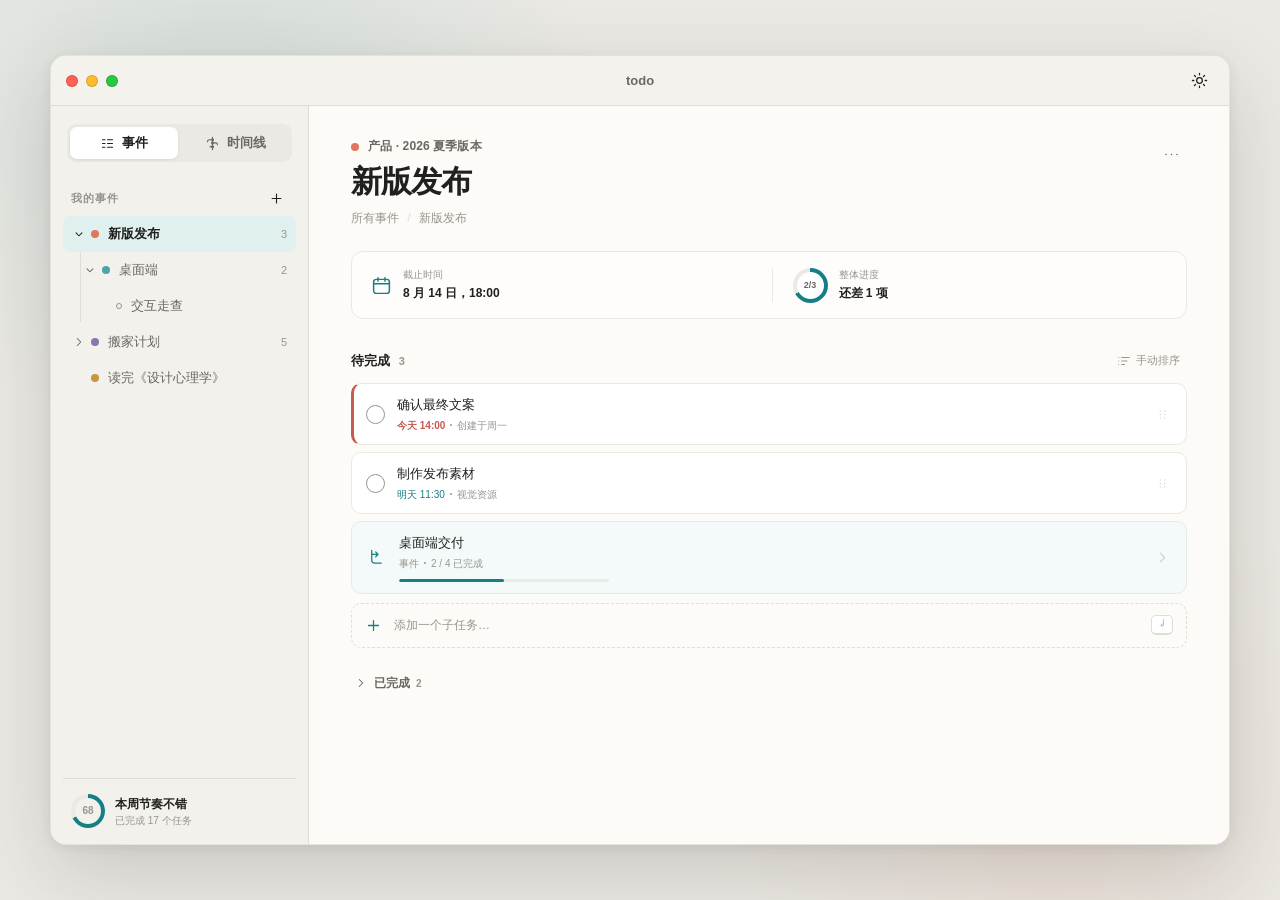
<file: prototype/index.html>
<!doctype html>
<html lang="zh-CN">
  <head>
    <meta charset="UTF-8" />
    <meta name="viewport" content="width=device-width, initial-scale=1.0" />
    <meta name="color-scheme" content="light dark" />
    <title>todo · Todo 原型</title>
    <link rel="stylesheet" href="styles.css" />
  </head>
  <body>
    <main class="stage">
      <section class="app-window" aria-label="todo 应用原型">
        <header class="titlebar">
          <div class="traffic-lights" aria-hidden="true">
            <span class="traffic red"></span>
            <span class="traffic yellow"></span>
            <span class="traffic green"></span>
          </div>
          <div class="window-title">todo</div>
          <button class="icon-button theme-toggle" type="button" aria-label="切换深浅色模式" title="切换主题">
            <svg class="sun-icon" viewBox="0 0 24 24" aria-hidden="true"><circle cx="12" cy="12" r="4"></circle><path d="M12 2v2M12 20v2M4.93 4.93l1.42 1.42M17.66 17.66l1.41 1.41M2 12h2M20 12h2M4.93 19.07l1.42-1.42M17.66 6.34l1.41-1.41"></path></svg>
            <svg class="moon-icon" viewBox="0 0 24 24" aria-hidden="true"><path d="M20.7 15.8A9 9 0 1 1 8.2 3.3a7 7 0 0 0 12.5 12.5Z"></path></svg>
          </button>
        </header>

        <div class="app-body">
          <aside class="sidebar">
            <nav class="view-switcher" aria-label="主视图">
              <button class="view-button active" type="button" data-view="events">
                <svg viewBox="0 0 24 24" aria-hidden="true"><path d="M4 6h4M4 12h4M4 18h4M12 6h8M12 12h8M12 18h8"></path></svg>
                <span>事件</span>
              </button>
              <button class="view-button" type="button" data-view="timeline">
                <svg viewBox="0 0 24 24" aria-hidden="true"><path d="M12 2v20M12 6H7a3 3 0 0 0-3 3v0M12 11h5a3 3 0 0 1 3 3v0M12 17H8"></path><circle cx="12" cy="6" r="1.5"></circle><circle cx="12" cy="11" r="1.5"></circle><circle cx="12" cy="17" r="1.5"></circle></svg>
                <span>时间线</span>
              </button>
            </nav>

            <div class="sidebar-section events-nav">
              <div class="section-label-row">
                <p class="section-label">我的事件</p>
                <button class="mini-button" type="button" aria-label="新建顶层事件" title="新建事件">
                  <svg viewBox="0 0 24 24" aria-hidden="true"><path d="M12 5v14M5 12h14"></path></svg>
                </button>
              </div>
              <div class="tree" role="tree" aria-label="事件树">
                <button class="tree-row active" type="button" role="treeitem" aria-selected="true">
                  <svg class="chevron expanded" viewBox="0 0 24 24" aria-hidden="true"><path d="m7 10 5 5 5-5"></path></svg>
                  <span class="event-dot coral"></span>
                  <span class="tree-name">新版发布</span>
                  <span class="count">3</span>
                </button>
                <div class="tree-children" role="group">
                  <button class="tree-row" type="button" role="treeitem">
                    <span class="tree-indent"></span>
                    <svg class="chevron expanded" viewBox="0 0 24 24" aria-hidden="true"><path d="m7 10 5 5 5-5"></path></svg>
                    <span class="event-dot cyan"></span>
                    <span class="tree-name">桌面端</span>
                    <span class="count">2</span>
                  </button>
                  <button class="tree-row depth-2" type="button" role="treeitem">
                    <span class="event-dot leaf"></span>
                    <span class="tree-name">交互走查</span>
                  </button>
                </div>
                <button class="tree-row" type="button" role="treeitem">
                  <svg class="chevron" viewBox="0 0 24 24" aria-hidden="true"><path d="m9 18 6-6-6-6"></path></svg>
                  <span class="event-dot violet"></span>
                  <span class="tree-name">搬家计划</span>
                  <span class="count">5</span>
                </button>
                <button class="tree-row" type="button" role="treeitem">
                  <span class="chevron-spacer"></span>
                  <span class="event-dot amber"></span>
                  <span class="tree-name">读完《设计心理学》</span>
                </button>
              </div>
            </div>

            <div class="sidebar-section timeline-nav hidden">
              <p class="section-label">时间范围</p>
              <div class="time-groups">
                <button class="time-group active" type="button"><span>今天</span><span class="count">4</span></button>
                <button class="time-group" type="button"><span>明天</span><span class="count">2</span></button>
                <button class="time-group" type="button"><span>本周</span><span class="count">7</span></button>
                <button class="time-group" type="button"><span>其他</span><span class="count">9</span></button>
              </div>
            </div>

            <footer class="sidebar-footer">
              <div class="completion-ring" style="--progress: 68" aria-label="本周完成 68%"><span>68</span></div>
              <div><strong>本周节奏不错</strong><span>已完成 17 个任务</span></div>
            </footer>
          </aside>

          <section class="content events-content">
            <header class="content-header">
              <div>
                <div class="eyebrow"><span class="event-dot coral"></span> 产品 · 2026 夏季版本</div>
                <div class="title-edit-row">
                  <h1 contenteditable="true" spellcheck="false" aria-label="事件标题">新版发布</h1>
                  <span class="edit-hint">点击编辑</span>
                </div>
                <p class="path">所有事件 <span>/</span> 新版发布</p>
              </div>
              <button class="more-button" type="button" aria-label="更多操作">
                <svg viewBox="0 0 24 24" aria-hidden="true"><circle cx="5" cy="12" r="1"></circle><circle cx="12" cy="12" r="1"></circle><circle cx="19" cy="12" r="1"></circle></svg>
              </button>
            </header>

            <div class="meta-strip">
              <button class="meta-item deadline-button" type="button">
                <svg viewBox="0 0 24 24" aria-hidden="true"><rect x="3" y="5" width="18" height="16" rx="3"></rect><path d="M8 3v4M16 3v4M3 10h18"></path></svg>
                <span><small>截止时间</small><strong>8 月 14 日，18:00</strong></span>
              </button>
              <div class="meta-divider"></div>
              <div class="meta-item progress-meta">
                <div class="progress-ring" style="--progress: 67"><span>2/3</span></div>
                <span><small>整体进度</small><strong>还差 1 项</strong></span>
              </div>
            </div>

            <div class="task-area">
              <div class="list-heading">
                <h2>待完成 <span>3</span></h2>
                <button class="sort-button" type="button" aria-label="调整排序">
                  <svg viewBox="0 0 24 24" aria-hidden="true"><path d="M8 6h13M8 12h9M8 18h5M3 6h.01M3 12h.01M3 18h.01"></path></svg>
                  手动排序
                </button>
              </div>

              <div class="task-list" role="list">
                <article class="task-card overdue" role="listitem">
                  <button class="check-button" type="button" aria-label="完成：确认最终文案"></button>
                  <div class="task-main">
                    <div class="task-title">确认最终文案</div>
                    <div class="task-meta"><span class="deadline overdue-text">今天 14:00</span><span>创建于周一</span></div>
                  </div>
                  <button class="drag-handle" type="button" aria-label="拖动排序"><svg viewBox="0 0 24 24" aria-hidden="true"><circle cx="9" cy="7" r="1"></circle><circle cx="15" cy="7" r="1"></circle><circle cx="9" cy="12" r="1"></circle><circle cx="15" cy="12" r="1"></circle><circle cx="9" cy="17" r="1"></circle><circle cx="15" cy="17" r="1"></circle></svg></button>
                </article>

                <article class="task-card" role="listitem">
                  <button class="check-button" type="button" aria-label="完成：制作发布素材"></button>
                  <div class="task-main">
                    <div class="task-title">制作发布素材</div>
                    <div class="task-meta"><span class="deadline">明天 11:30</span><span>视觉资源</span></div>
                  </div>
                  <button class="drag-handle" type="button" aria-label="拖动排序"><svg viewBox="0 0 24 24" aria-hidden="true"><circle cx="9" cy="7" r="1"></circle><circle cx="15" cy="7" r="1"></circle><circle cx="9" cy="12" r="1"></circle><circle cx="15" cy="12" r="1"></circle><circle cx="9" cy="17" r="1"></circle><circle cx="15" cy="17" r="1"></circle></svg></button>
                </article>

                <article class="task-card event-card" role="listitem">
                  <div class="branch-icon"><svg viewBox="0 0 24 24" aria-hidden="true"><path d="M6 3v12a4 4 0 0 0 4 4h8M6 8h8M11 5l3 3-3 3"></path></svg></div>
                  <div class="task-main">
                    <div class="task-title">桌面端交付</div>
                    <div class="task-meta"><span>事件</span><span>2 / 4 已完成</span></div>
                    <div class="linear-progress"><span style="width: 50%"></span></div>
                  </div>
                  <button class="open-child" type="button" aria-label="打开子事件"><svg viewBox="0 0 24 24" aria-hidden="true"><path d="m9 18 6-6-6-6"></path></svg></button>
                </article>
              </div>

              <form class="quick-add">
                <svg viewBox="0 0 24 24" aria-hidden="true"><path d="M12 5v14M5 12h14"></path></svg>
                <label class="sr-only" for="new-task">添加子任务</label>
                <input id="new-task" type="text" placeholder="添加一个子任务…" autocomplete="off" />
                <kbd>↵</kbd>
              </form>

              <button class="completed-toggle" type="button" aria-expanded="false">
                <svg class="chevron" viewBox="0 0 24 24" aria-hidden="true"><path d="m9 18 6-6-6-6"></path></svg>
                已完成 <span>2</span>
              </button>
              <div class="completed-list hidden">
                <article class="task-card completed"><button class="check-button checked" type="button" aria-label="恢复：明确首版范围"><svg viewBox="0 0 24 24" aria-hidden="true"><path d="m5 12 4 4L19 6"></path></svg></button><div class="task-main"><div class="task-title">明确首版范围</div><div class="task-meta"><span>昨天完成</span></div></div></article>
                <article class="task-card completed"><button class="check-button checked" type="button" aria-label="恢复：完成数据模型"><svg viewBox="0 0 24 24" aria-hidden="true"><path d="m5 12 4 4L19 6"></path></svg></button><div class="task-main"><div class="task-title">完成数据模型</div><div class="task-meta"><span>周二完成</span></div></div></article>
              </div>
            </div>
          </section>

          <section class="content timeline-content hidden">
            <header class="content-header timeline-header">
              <div><div class="eyebrow">2026 年 8 月 7 日 · 星期五</div><h1>今天</h1><p class="path">把注意力留给眼前的事</p></div>
              <label class="switch-label"><input type="checkbox" /><span class="switch"></span>显示已完成</label>
            </header>
            <div class="timeline-summary">
              <div><span class="summary-number">4</span><span>项待完成</span></div>
              <div class="day-progress"><span style="width: 42%"></span></div>
              <span>今日完成 3 / 7</span>
            </div>
            <div class="task-area timeline-area">
              <div class="list-heading alert-heading"><h2>已逾期 <span>1</span></h2><span>优先处理</span></div>
              <article class="task-card overdue"><button class="check-button" type="button" aria-label="完成：确认最终文案"></button><div class="task-main"><div class="task-title">确认最终文案</div><div class="task-meta"><span class="deadline overdue-text">已逾期 2 小时</span><span>新版发布</span></div></div></article>
              <div class="list-heading today-heading"><h2>今天 <span>3</span></h2><span>按截止时间排序</span></div>
              <article class="task-card"><button class="check-button" type="button" aria-label="完成：修复列表滚动问题"></button><div class="task-main"><div class="task-title">修复列表滚动问题</div><div class="task-meta"><span class="deadline">16:30</span><span>新版发布 / 桌面端</span></div></div></article>
              <article class="task-card event-card"><div class="branch-icon"><svg viewBox="0 0 24 24" aria-hidden="true"><path d="M6 3v12a4 4 0 0 0 4 4h8M6 8h8M11 5l3 3-3 3"></path></svg></div><div class="task-main"><div class="task-title">搬家计划</div><div class="task-meta"><span class="deadline">18:00</span><span>事件摘要 · 3 / 5 已完成</span></div><div class="linear-progress"><span style="width: 60%"></span></div></div><button class="open-child" type="button" aria-label="打开事件"><svg viewBox="0 0 24 24" aria-hidden="true"><path d="m9 18 6-6-6-6"></path></svg></button></article>
              <article class="task-card"><button class="check-button" type="button" aria-label="完成：整理测试反馈"></button><div class="task-main"><div class="task-title">整理测试反馈</div><div class="task-meta"><span class="deadline">20:00</span><span>新版发布 / 桌面端</span></div></div></article>
            </div>
          </section>
        </div>

        <div class="toast" role="status" aria-live="polite">任务已完成 <button type="button">撤销</button></div>
      </section>
    </main>
    <script src="app.js"></script>
  </body>
</html>
</file>
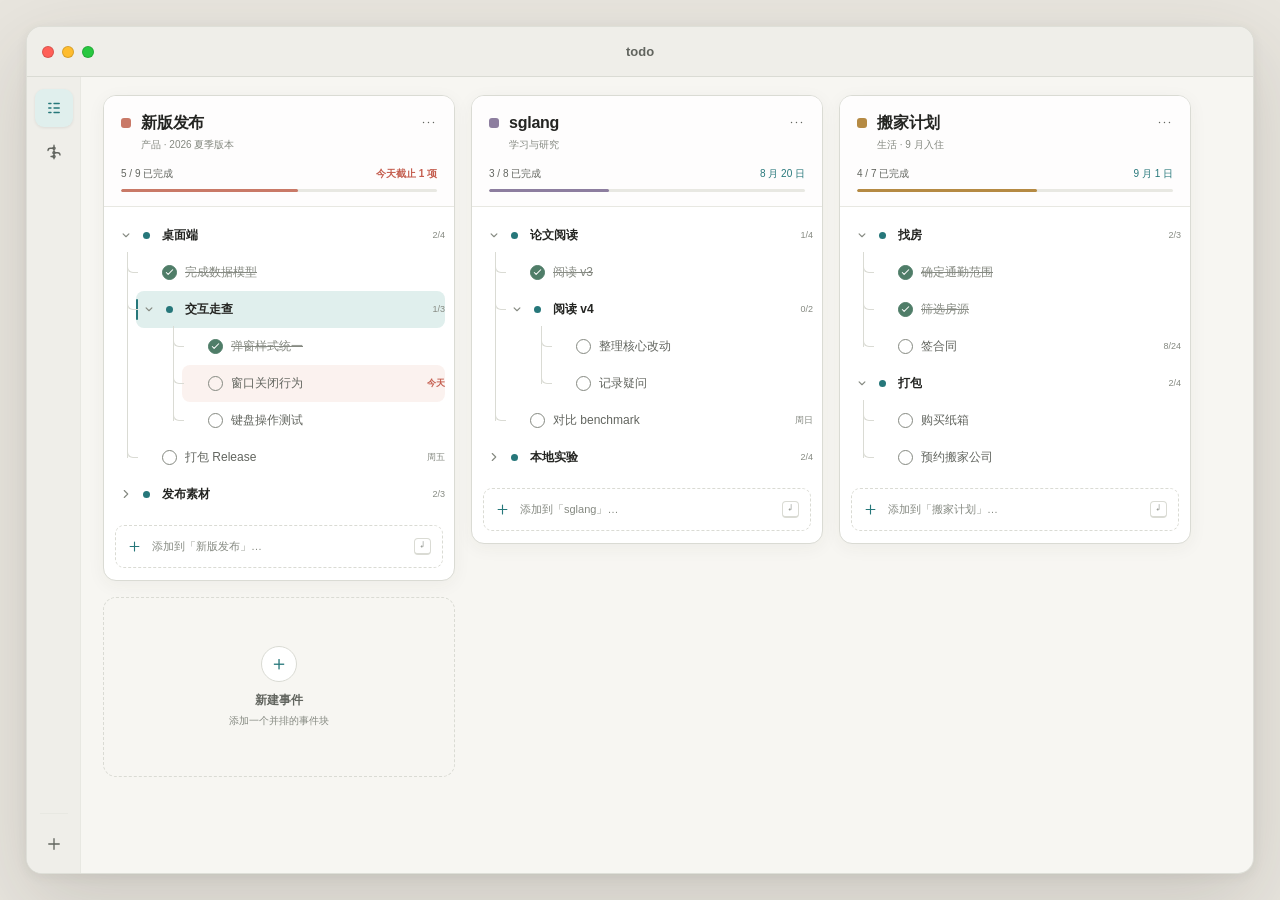
<file: prototype/boards.html>
<!doctype html>
<html lang="zh-CN">
  <head>
    <meta charset="UTF-8" />
    <meta name="viewport" content="width=device-width, initial-scale=1.0" />
    <meta name="color-scheme" content="light" />
    <title>todo · 多事件分块原型</title>
    <link rel="stylesheet" href="boards.css" />
  </head>
  <body>
    <main class="stage">
      <section class="app-window" aria-label="todo 多事件分块原型">
        <header class="titlebar">
          <div class="traffic-lights" aria-hidden="true">
            <span class="traffic red"></span><span class="traffic yellow"></span><span class="traffic green"></span>
          </div>
          <div class="window-title">todo</div>
          <span></span>
        </header>

        <aside class="app-rail" aria-label="应用导航">
          <div class="rail-primary">
            <button class="rail-button view-button active" type="button" data-view="events" aria-label="事件" title="事件（⌘1）"><svg viewBox="0 0 24 24" aria-hidden="true"><path d="M5 6h3M5 12h3M5 18h3M12 6h7M12 12h7M12 18h7"></path></svg></button>
            <button class="rail-button view-button" type="button" data-view="timeline" aria-label="时间线" title="时间线（⌘2）"><svg viewBox="0 0 24 24" aria-hidden="true"><path d="M12 3v18M12 7H7a3 3 0 0 0-3 3M12 13h5a3 3 0 0 1 3 3M12 18H8"></path><circle cx="12" cy="7" r="1.5"></circle><circle cx="12" cy="13" r="1.5"></circle><circle cx="12" cy="18" r="1.5"></circle></svg></button>
          </div>
          <div class="rail-secondary">
            <button class="rail-button new-event-button" type="button" aria-label="新建事件" title="新建事件"><svg viewBox="0 0 24 24" aria-hidden="true"><path d="M12 5v14M5 12h14"></path></svg></button>
          </div>
        </aside>

        <div class="board-viewport view-panel events-panel">
          <div class="board-grid">
            <article class="event-board coral-board">
              <header class="board-header">
                <div class="board-title-row">
                  <span class="board-mark coral"></span>
                  <div class="board-heading"><h2>新版发布</h2><p>产品 · 2026 夏季版本</p></div>
                  <button class="board-menu" type="button" aria-label="新版发布更多操作"><svg viewBox="0 0 24 24" aria-hidden="true"><circle cx="5" cy="12" r="1"></circle><circle cx="12" cy="12" r="1"></circle><circle cx="19" cy="12" r="1"></circle></svg></button>
                </div>
                <div class="board-summary">
                  <span>5 / 9 已完成</span><span class="deadline overdue">今天截止 1 项</span>
                </div>
                <div class="progress"><span style="width: 56%"></span></div>
              </header>

              <div class="tree" role="tree" aria-label="新版发布任务树">
                <div class="node branch open" data-level="0">
                  <button class="disclosure" type="button" aria-label="折叠桌面端" aria-expanded="true"><svg viewBox="0 0 24 24"><path d="m7 10 5 5 5-5"></path></svg></button>
                  <button class="node-main" type="button"><span class="status branch-status"></span><span class="node-title">桌面端</span><span class="node-count">2/4</span></button>
                  <div class="node-actions"><button type="button" aria-label="添加子任务" title="添加子任务">＋</button><button type="button" aria-label="更多操作">···</button></div>
                </div>
                <div class="children">
                  <div class="node leaf completed" data-level="1"><span class="elbow"></span><span class="disclosure-space"></span><button class="node-main" type="button"><span class="status checked"><svg viewBox="0 0 24 24"><path d="m5 12 4 4L19 6"></path></svg></span><span class="node-title">完成数据模型</span></button><div class="node-actions"><button type="button">···</button></div></div>
                  <div class="node branch open selected" data-level="1">
                    <span class="elbow"></span><button class="disclosure" type="button" aria-label="折叠交互走查" aria-expanded="true"><svg viewBox="0 0 24 24"><path d="m7 10 5 5 5-5"></path></svg></button>
                    <button class="node-main" type="button"><span class="status branch-status"></span><span class="node-title">交互走查</span><span class="node-count">1/3</span></button><div class="node-actions"><button type="button">＋</button><button type="button">···</button></div>
                  </div>
                  <div class="children nested">
                    <div class="node leaf completed" data-level="2"><span class="elbow"></span><span class="disclosure-space"></span><button class="node-main" type="button"><span class="status checked"><svg viewBox="0 0 24 24"><path d="m5 12 4 4L19 6"></path></svg></span><span class="node-title">弹窗样式统一</span></button><div class="node-actions"><button type="button">···</button></div></div>
                    <div class="node leaf overdue-node" data-level="2"><span class="elbow"></span><span class="disclosure-space"></span><button class="node-main" type="button"><span class="status"></span><span class="node-title">窗口关闭行为</span><time>今天</time></button><div class="node-actions"><button type="button">···</button></div></div>
                    <div class="node leaf" data-level="2"><span class="elbow"></span><span class="disclosure-space"></span><button class="node-main" type="button"><span class="status"></span><span class="node-title">键盘操作测试</span></button><div class="node-actions"><button type="button">···</button></div></div>
                  </div>
                  <div class="node leaf" data-level="1"><span class="elbow"></span><span class="disclosure-space"></span><button class="node-main" type="button"><span class="status"></span><span class="node-title">打包 Release</span><time>周五</time></button><div class="node-actions"><button type="button">···</button></div></div>
                </div>
                <div class="node branch" data-level="0"><button class="disclosure" type="button" aria-label="展开发布素材" aria-expanded="false"><svg viewBox="0 0 24 24"><path d="m9 18 6-6-6-6"></path></svg></button><button class="node-main" type="button"><span class="status branch-status"></span><span class="node-title">发布素材</span><span class="node-count">2/3</span></button><div class="node-actions"><button type="button">＋</button><button type="button">···</button></div></div>
              </div>
              <form class="quick-add"><svg viewBox="0 0 24 24"><path d="M12 5v14M5 12h14"></path></svg><label class="sr-only" for="add-release">添加到新版发布</label><input id="add-release" placeholder="添加到「新版发布」…" /><kbd>↵</kbd></form>
            </article>

            <article class="event-board violet-board">
              <header class="board-header">
                <div class="board-title-row"><span class="board-mark violet"></span><div class="board-heading"><h2>sglang</h2><p>学习与研究</p></div><button class="board-menu" type="button" aria-label="sglang 更多操作"><svg viewBox="0 0 24 24"><circle cx="5" cy="12" r="1"></circle><circle cx="12" cy="12" r="1"></circle><circle cx="19" cy="12" r="1"></circle></svg></button></div>
                <div class="board-summary"><span>3 / 8 已完成</span><span class="deadline">8 月 20 日</span></div><div class="progress"><span style="width: 38%"></span></div>
              </header>
              <div class="tree" role="tree" aria-label="sglang 任务树">
                <div class="node branch open" data-level="0"><button class="disclosure" type="button" aria-expanded="true"><svg viewBox="0 0 24 24"><path d="m7 10 5 5 5-5"></path></svg></button><button class="node-main" type="button"><span class="status branch-status"></span><span class="node-title">论文阅读</span><span class="node-count">1/4</span></button><div class="node-actions"><button type="button">＋</button><button type="button">···</button></div></div>
                <div class="children">
                  <div class="node leaf completed" data-level="1"><span class="elbow"></span><span class="disclosure-space"></span><button class="node-main" type="button"><span class="status checked"><svg viewBox="0 0 24 24"><path d="m5 12 4 4L19 6"></path></svg></span><span class="node-title">阅读 v3</span></button><div class="node-actions"><button type="button">···</button></div></div>
                  <div class="node branch open" data-level="1"><span class="elbow"></span><button class="disclosure" type="button" aria-expanded="true"><svg viewBox="0 0 24 24"><path d="m7 10 5 5 5-5"></path></svg></button><button class="node-main" type="button"><span class="status branch-status"></span><span class="node-title">阅读 v4</span><span class="node-count">0/2</span></button><div class="node-actions"><button type="button">＋</button><button type="button">···</button></div></div>
                  <div class="children nested">
                    <div class="node leaf" data-level="2"><span class="elbow"></span><span class="disclosure-space"></span><button class="node-main" type="button"><span class="status"></span><span class="node-title">整理核心改动</span></button><div class="node-actions"><button type="button">···</button></div></div>
                    <div class="node leaf" data-level="2"><span class="elbow"></span><span class="disclosure-space"></span><button class="node-main" type="button"><span class="status"></span><span class="node-title">记录疑问</span></button><div class="node-actions"><button type="button">···</button></div></div>
                  </div>
                  <div class="node leaf" data-level="1"><span class="elbow"></span><span class="disclosure-space"></span><button class="node-main" type="button"><span class="status"></span><span class="node-title">对比 benchmark</span><time>周日</time></button><div class="node-actions"><button type="button">···</button></div></div>
                </div>
                <div class="node branch" data-level="0"><button class="disclosure" type="button" aria-expanded="false"><svg viewBox="0 0 24 24"><path d="m9 18 6-6-6-6"></path></svg></button><button class="node-main" type="button"><span class="status branch-status"></span><span class="node-title">本地实验</span><span class="node-count">2/4</span></button><div class="node-actions"><button type="button">＋</button><button type="button">···</button></div></div>
              </div>
              <form class="quick-add"><svg viewBox="0 0 24 24"><path d="M12 5v14M5 12h14"></path></svg><label class="sr-only" for="add-sglang">添加到 sglang</label><input id="add-sglang" placeholder="添加到「sglang」…" /><kbd>↵</kbd></form>
            </article>

            <article class="event-board amber-board">
              <header class="board-header"><div class="board-title-row"><span class="board-mark amber"></span><div class="board-heading"><h2>搬家计划</h2><p>生活 · 9 月入住</p></div><button class="board-menu" type="button" aria-label="搬家计划更多操作"><svg viewBox="0 0 24 24"><circle cx="5" cy="12" r="1"></circle><circle cx="12" cy="12" r="1"></circle><circle cx="19" cy="12" r="1"></circle></svg></button></div><div class="board-summary"><span>4 / 7 已完成</span><span class="deadline">9 月 1 日</span></div><div class="progress"><span style="width: 57%"></span></div></header>
              <div class="tree" role="tree" aria-label="搬家计划任务树">
                <div class="node branch open" data-level="0"><button class="disclosure" type="button" aria-expanded="true"><svg viewBox="0 0 24 24"><path d="m7 10 5 5 5-5"></path></svg></button><button class="node-main" type="button"><span class="status branch-status"></span><span class="node-title">找房</span><span class="node-count">2/3</span></button><div class="node-actions"><button type="button">＋</button><button type="button">···</button></div></div>
                <div class="children">
                  <div class="node leaf completed" data-level="1"><span class="elbow"></span><span class="disclosure-space"></span><button class="node-main" type="button"><span class="status checked"><svg viewBox="0 0 24 24"><path d="m5 12 4 4L19 6"></path></svg></span><span class="node-title">确定通勤范围</span></button><div class="node-actions"><button type="button">···</button></div></div>
                  <div class="node leaf completed" data-level="1"><span class="elbow"></span><span class="disclosure-space"></span><button class="node-main" type="button"><span class="status checked"><svg viewBox="0 0 24 24"><path d="m5 12 4 4L19 6"></path></svg></span><span class="node-title">筛选房源</span></button><div class="node-actions"><button type="button">···</button></div></div>
                  <div class="node leaf" data-level="1"><span class="elbow"></span><span class="disclosure-space"></span><button class="node-main" type="button"><span class="status"></span><span class="node-title">签合同</span><time>8/24</time></button><div class="node-actions"><button type="button">···</button></div></div>
                </div>
                <div class="node branch open" data-level="0"><button class="disclosure" type="button" aria-expanded="true"><svg viewBox="0 0 24 24"><path d="m7 10 5 5 5-5"></path></svg></button><button class="node-main" type="button"><span class="status branch-status"></span><span class="node-title">打包</span><span class="node-count">2/4</span></button><div class="node-actions"><button type="button">＋</button><button type="button">···</button></div></div>
                <div class="children"><div class="node leaf" data-level="1"><span class="elbow"></span><span class="disclosure-space"></span><button class="node-main" type="button"><span class="status"></span><span class="node-title">购买纸箱</span></button><div class="node-actions"><button type="button">···</button></div></div><div class="node leaf" data-level="1"><span class="elbow"></span><span class="disclosure-space"></span><button class="node-main" type="button"><span class="status"></span><span class="node-title">预约搬家公司</span></button><div class="node-actions"><button type="button">···</button></div></div></div>
              </div>
              <form class="quick-add"><svg viewBox="0 0 24 24"><path d="M12 5v14M5 12h14"></path></svg><label class="sr-only" for="add-move">添加到搬家计划</label><input id="add-move" placeholder="添加到「搬家计划」…" /><kbd>↵</kbd></form>
            </article>

            <button class="new-board" type="button"><span>＋</span><strong>新建事件</strong><small>添加一个并排的事件块</small></button>
          </div>
        </div>
        <div class="timeline-viewport view-panel timeline-panel hidden">
          <div class="timeline-layout">
            <section class="timeline-feed">
              <nav class="timeline-navigator" aria-label="选择日期">
                <div class="calendar-toolbar">
                  <div class="calendar-period"><strong>2026 年 8 月</strong><span>第 33 周</span></div>
                  <div class="calendar-actions">
                    <button class="calendar-arrow" type="button" aria-label="上一周" title="上一周"><svg viewBox="0 0 24 24" aria-hidden="true"><path d="m15 18-6-6 6-6"></path></svg></button>
                    <button class="today-button" type="button">回到今天</button>
                    <button class="calendar-arrow" type="button" aria-label="下一周" title="下一周"><svg viewBox="0 0 24 24" aria-hidden="true"><path d="m9 18 6-6-6-6"></path></svg></button>
                  </div>
                </div>
                <div class="date-strip" role="tablist" aria-label="本周日期">
                  <button class="date-option active" type="button" role="tab" aria-selected="true" data-date-title="8 月 13 日 · 星期四"><span>今天</span><strong>13</strong><small>4 项</small></button>
                  <button class="date-option" type="button" role="tab" aria-selected="false" data-date-title="8 月 14 日 · 星期五"><span>明天</span><strong>14</strong><small>2 项</small></button>
                  <button class="date-option" type="button" role="tab" aria-selected="false" data-date-title="8 月 15 日 · 星期六"><span>周六</span><strong>15</strong><small>1 项</small></button>
                  <button class="date-option" type="button" role="tab" aria-selected="false" data-date-title="8 月 16 日 · 星期日"><span>周日</span><strong>16</strong><small>无任务</small></button>
                  <button class="date-option" type="button" role="tab" aria-selected="false" data-date-title="8 月 17 日 · 星期一"><span>周一</span><strong>17</strong><small>3 项</small></button>
                  <button class="date-option" type="button" role="tab" aria-selected="false" data-date-title="8 月 18 日 · 星期二"><span>周二</span><strong>18</strong><small>1 项</small></button>
                  <button class="date-option date-more" type="button" role="tab" aria-selected="false" data-date-title="更晚的任务"><span>更晚</span><strong><svg viewBox="0 0 24 24" aria-hidden="true"><rect x="3" y="5" width="18" height="16" rx="2"></rect><path d="M16 3v4M8 3v4M3 10h18"></path></svg></strong><small>9 项</small></button>
                </div>
              </nav>
              <div class="timeline-view-options"><span>8 月 13 日 · 星期四</span><label class="completed-filter"><input type="checkbox" /><span></span>显示已完成</label></div>
              <div class="day-summary"><div><strong>4</strong><span>项待完成</span></div><div class="day-progress"><span style="width:43%"></span></div><small>今日完成 3 / 7</small></div>
              <section class="timeline-group overdue-group">
                <header><h2>已逾期 <span>1</span></h2><small>优先处理</small></header>
                <article class="timeline-task overdue-task"><button class="timeline-check" type="button" aria-label="完成确认最终文案"></button><div><strong>确认最终文案</strong><p><span>已逾期 2 小时</span>新版发布</p></div><button class="task-open" type="button" aria-label="打开任务"><svg viewBox="0 0 24 24"><path d="m9 18 6-6-6-6"></path></svg></button></article>
              </section>
              <section class="timeline-group">
                <header><h2>今天 <span>3</span></h2><small>按截止时间排序</small></header>
                <article class="timeline-task"><time>16:30</time><button class="timeline-check" type="button" aria-label="完成窗口关闭行为"></button><div><strong>窗口关闭行为</strong><p>新版发布 / 桌面端 / 交互走查</p></div><button class="task-open" type="button" aria-label="打开任务"><svg viewBox="0 0 24 24"><path d="m9 18 6-6-6-6"></path></svg></button></article>
                <article class="timeline-task"><time>18:00</time><button class="timeline-check" type="button" aria-label="完成签合同"></button><div><strong>签合同</strong><p>搬家计划 / 找房</p></div><button class="task-open" type="button" aria-label="打开任务"><svg viewBox="0 0 24 24"><path d="m9 18 6-6-6-6"></path></svg></button></article>
                <article class="timeline-task"><time>20:00</time><button class="timeline-check" type="button" aria-label="完成整理核心改动"></button><div><strong>整理核心改动</strong><p>sglang / 论文阅读 / 阅读 v4</p></div><button class="task-open" type="button" aria-label="打开任务"><svg viewBox="0 0 24 24"><path d="m9 18 6-6-6-6"></path></svg></button></article>
              </section>
              <section class="timeline-group completed-time-group hidden">
                <header><h2>已完成 <span>3</span></h2><small>保留在时间顺序中</small></header>
                <article class="timeline-task completed"><time>10:20</time><button class="timeline-check checked" type="button"><svg viewBox="0 0 24 24"><path d="m5 12 4 4L19 6"></path></svg></button><div><strong>完成数据模型</strong><p>新版发布 / 桌面端</p></div></article>
              </section>
            </section>
          </div>
        </div>
        <div class="toast" role="status" aria-live="polite">已添加任务</div>
      </section>
    </main>
    <script src="boards.js"></script>
  </body>
</html>
</file>
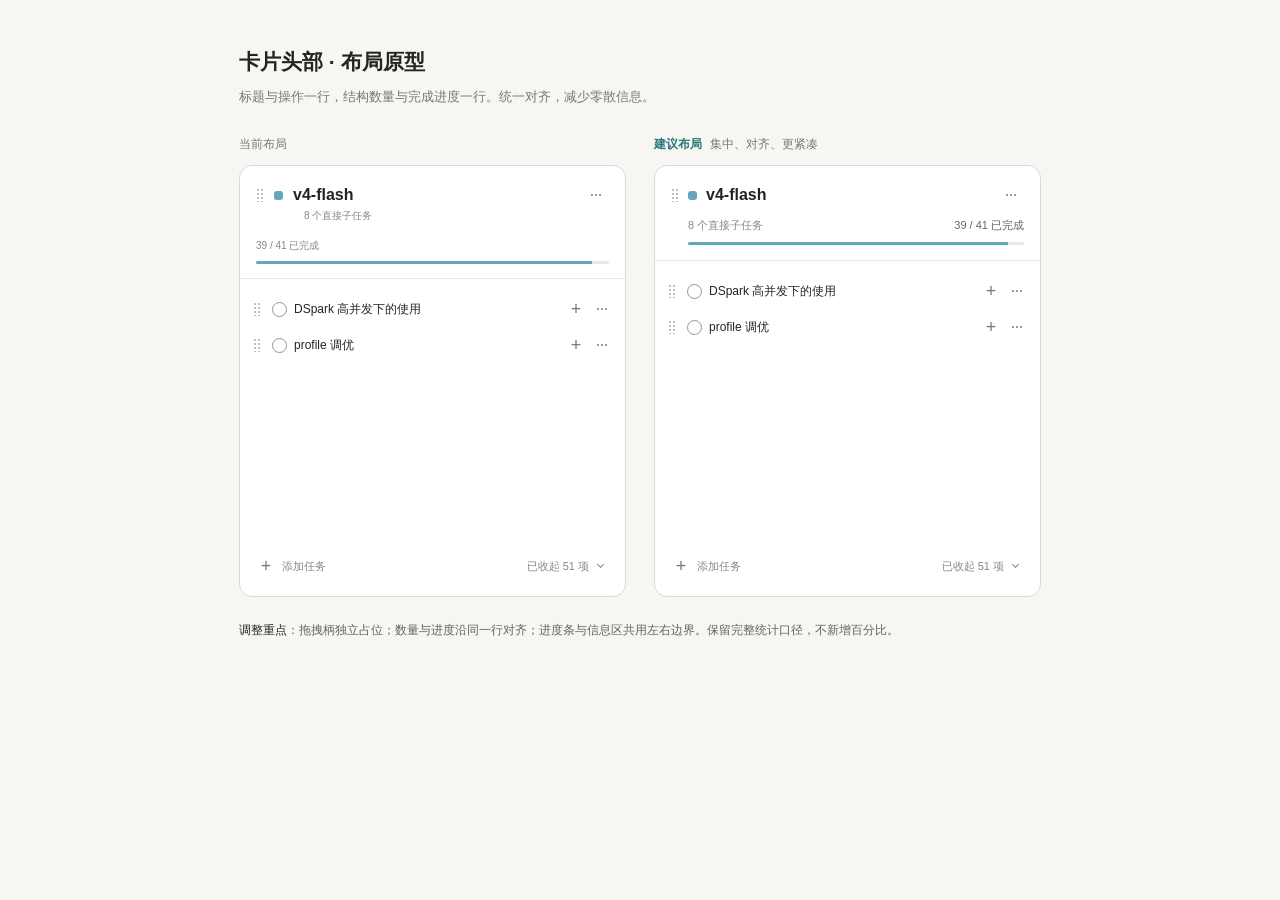
<file: prototype/event-card-header-prototype.html>
<!doctype html>
<html lang="zh-CN">
<head>
<meta charset="utf-8">
<meta name="viewport" content="width=device-width, initial-scale=1">
<title>事件卡片头部原型</title>
<!-- Throwaway prototype: one proposed header, with the existing layout for comparison. No app data is modified. -->
<style>
*{box-sizing:border-box}body{margin:0;background:#f7f6f2;color:#242522;font-family:-apple-system,BlinkMacSystemFont,"PingFang SC",sans-serif;font-size:13px}main{max-width:850px;margin:48px auto;padding:0 24px}h1{font-size:21px;margin:0 0 10px;font-weight:650}p{color:#777a72;line-height:1.7;margin:0 0 28px}.comparison{display:grid;grid-template-columns:1fr 1fr;gap:28px}.label{font-size:12px;color:#777a72;margin:0 0 12px;display:flex;gap:8px;align-items:center}.label strong{color:#26777a;font-weight:600}.card{background:#fff;border:1px solid #dadbd4;border-radius:13px;height:432px;display:flex;flex-direction:column;overflow:hidden;--accent:#65a6be}.header{border-bottom:1px solid #e8e8e2}.title-row{display:flex;align-items:center;gap:10px;min-width:0}.grip{width:8px;height:14px;flex:none;opacity:.6;background-image:radial-gradient(circle,#93978e 1.2px,transparent 1.5px);background-size:4px 4px;cursor:grab}.color{width:9px;height:9px;border-radius:3px;background:var(--accent);flex:none}h2{margin:0;font-size:16px;font-weight:650;line-height:22px;flex:1;min-width:0;white-space:nowrap;overflow:hidden;text-overflow:ellipsis}.more{border:0;background:transparent;width:26px;height:26px;display:flex;align-items:center;justify-content:center;gap:2px;border-radius:5px;color:#777a72;cursor:pointer;flex:none}.more i{width:2px;height:2px;background:currentColor;border-radius:50%}.more:hover{background:#f0efeb}.more:focus-visible,.text-button:focus-visible{outline:2px solid #26777a;outline-offset:2px}.old .header{padding:16px 16px 14px}.old .title-row{gap:10px}.old .sub{font-size:10px;color:#858981;margin:1px 0 16px 48px}.old .stat{font-size:10px;color:#858981;margin-bottom:8px}.track{height:3px;background:#e8e8e2;overflow:hidden;border-radius:2px}.fill{width:95.12%;height:100%;background:var(--accent)}.new .header{padding:16px 16px 15px}.new .title-row{gap:9px}.new .meta{display:flex;align-items:baseline;justify-content:space-between;gap:10px;margin:9px 0 9px 17px;font-size:11px;line-height:16px;color:#858981;font-variant-numeric:tabular-nums}.new .meta .completed{color:#62655f}.new .track{margin-left:17px}.tasks{padding:12px 12px;flex:1}.task{display:flex;align-items:center;gap:7px;height:36px;border-radius:6px;white-space:nowrap}.task .grip{margin:0 4px 0 1px}.check{width:15px;height:15px;border:1px solid #92978d;border-radius:50%;flex:none}.task-name{font-size:12px;flex:1;overflow:hidden;text-overflow:ellipsis}.plus{font-size:18px;font-weight:300;color:#767b71;width:16px;text-align:center}.task .more{width:22px;height:24px}.footer{display:flex;justify-content:space-between;align-items:center;padding:0 18px 17px;height:43px;color:#858981}.text-button{background:none;border:0;padding:0;color:inherit;font:inherit;font-size:11px;cursor:pointer;display:flex;align-items:center;gap:8px}.text-button:hover{color:#26777a}.chevron{width:5px;height:5px;border-right:1px solid;border-bottom:1px solid;transform:rotate(45deg);margin:0 4px 3px 1px}.menu-wrap{position:relative}.menu{position:absolute;right:0;top:30px;width:86px;padding:3px 0;background:white;border:1px solid #e8e8e2;border-radius:6px;box-shadow:0 2px 8px #0000000a;z-index:2}.menu[hidden]{display:none}.menu button{border:0;background:none;display:block;padding:0 10px;height:28px;font:inherit;font-size:12px;text-align:left;width:100%;cursor:pointer;white-space:nowrap}.menu button:hover{background:#f7f6f2}.menu .delete{color:#c45d4e}.notes{margin:22px 0 0;font-size:12px;color:#62655f;line-height:1.9}.notes b{font-weight:500;color:#242522}.status{min-height:20px;font-size:11px;color:#777a72;margin-top:12px}@media(max-width:640px){main{margin:24px auto;padding:0 16px}.comparison{grid-template-columns:1fr;gap:24px}.card{height:365px}.old{order:2}.new{order:1}}
</style>
</head>
<body>
<main>
<h1>卡片头部 · 布局原型</h1>
<p>标题与操作一行，结构数量与完成进度一行。统一对齐，减少零散信息。</p>
<div class="comparison">
<section class="old"><div class="label">当前布局</div><article class="card"><header class="header"><div class="title-row"><span class="grip" aria-hidden="true"></span><span class="color"></span><h2>v4-flash</h2><button class="more" aria-label="更多操作"><i></i><i></i><i></i></button></div><div class="sub">8 个直接子任务</div><div class="stat">39 / 41 已完成</div><div class="track"><div class="fill"></div></div></header><div class="tasks"></div><footer class="footer"><button class="text-button"><span class="plus">+</span>添加任务</button><button class="text-button">已收起 51 项<span class="chevron"></span></button></footer></article></section>
<section class="new"><div class="label"><strong>建议布局</strong><span>集中、对齐、更紧凑</span></div><article class="card"><header class="header"><div class="title-row"><span class="grip" aria-label="拖动事件"></span><span class="color"></span><h2>v4-flash</h2><div class="menu-wrap"><button class="more" id="menu-toggle" aria-label="更多操作" aria-expanded="false"><i></i><i></i><i></i></button><div class="menu" id="menu" hidden><button>重命名</button><button>归档事件</button><button>收起已完成</button><button>放弃</button><button class="delete">删除</button></div></div></div><div class="meta"><span>8 个直接子任务</span><span class="completed">39 / 41 已完成</span></div><div class="track" role="progressbar" aria-label="任务完成进度" aria-valuemin="0" aria-valuemax="41" aria-valuenow="39"><div class="fill"></div></div></header><div class="tasks"></div><footer class="footer"><button class="text-button"><span class="plus">+</span>添加任务</button><button class="text-button">已收起 51 项<span class="chevron"></span></button></footer></article></section>
</div>
<div class="notes"><b>调整重点</b>：拖拽柄独立占位；数量与进度沿同一行对齐；进度条与信息区共用左右边界。保留完整统计口径，不新增百分比。</div>
<div class="status" id="status" aria-live="polite"></div>
</main>
<script>
document.querySelectorAll('.tasks').forEach(area=>{
  for(const name of ['DSpark 高并发下的使用','profile 调优']){
    const row=document.createElement('div');row.className='task';
    row.innerHTML='<span class="grip"></span><span class="check"></span><span class="task-name"></span><span class="plus">+</span><button class="more" aria-label="任务操作"><i></i><i></i><i></i></button>';
    row.querySelector('.task-name').textContent=name;area.append(row);
  }
});
const toggle=document.getElementById('menu-toggle'),menu=document.getElementById('menu');
toggle.addEventListener('click',()=>{menu.hidden=!menu.hidden;toggle.setAttribute('aria-expanded',String(!menu.hidden));});
document.addEventListener('click',e=>{if(!e.target.closest('.menu-wrap')){menu.hidden=true;toggle.setAttribute('aria-expanded','false');}if(e.target.closest('button')&&e.target.closest('button')!==toggle){document.getElementById('status').textContent='仅预览布局，不修改任务数据。';}});
document.addEventListener('keydown',e=>{if(e.key==='Escape'){menu.hidden=true;toggle.setAttribute('aria-expanded','false');toggle.focus();}});
</script>
</body>
</html>
</file>
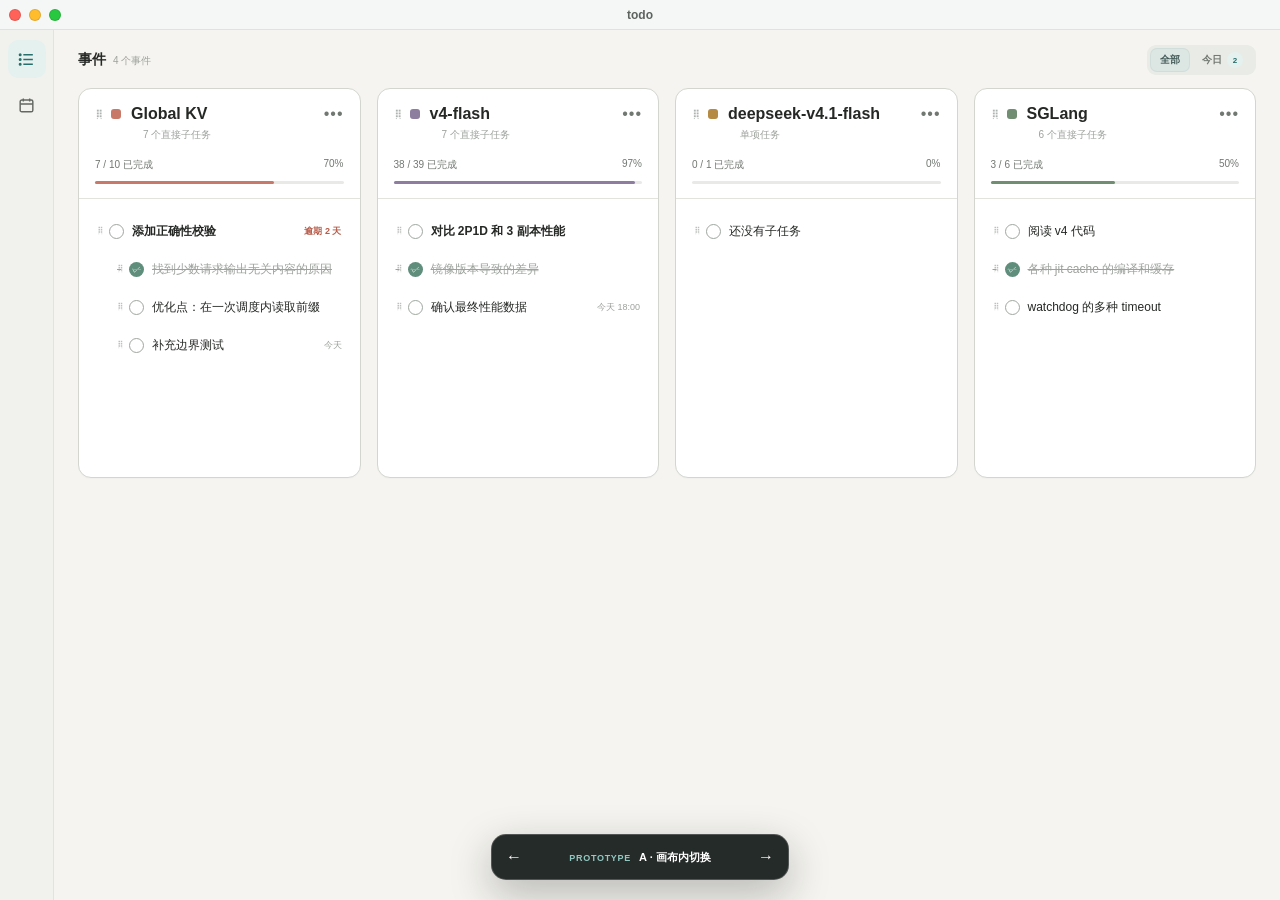
<file: prototype/event-toolbar-prototype.html>
<!doctype html>
<html lang="zh-CN">
  <head>
    <meta charset="UTF-8" />
    <meta name="viewport" content="width=device-width, initial-scale=1" />
    <title>事件顶栏视觉原型</title>
    <!-- Three event-toolbar variants, switchable via ?variant=A|B|C. Throwaway prototype. -->
    <style>
      :root {
        color-scheme: light;
        --canvas: #f5f4f0;
        --paper: #fffefb;
        --surface: #ffffff;
        --ink: #252825;
        --muted: #717771;
        --faint: #9da29d;
        --line: #e3e3dd;
        --line-strong: #d3d6cf;
        --teal: #286f6b;
        --teal-soft: #e5f1ef;
        --teal-pale: #f2f8f7;
        --danger: #b85d4b;
        --danger-soft: #f6e8e4;
        --shadow: 0 14px 40px rgb(42 51 47 / 8%);
      }

      * { box-sizing: border-box; }

      html, body { height: 100%; }

      body {
        margin: 0;
        min-width: 360px;
        overflow: hidden;
        color: var(--ink);
        background: var(--canvas);
        font-family: Inter, ui-sans-serif, -apple-system, BlinkMacSystemFont,
          "Segoe UI", "PingFang SC", "Microsoft YaHei", sans-serif;
        -webkit-font-smoothing: antialiased;
      }

      button { font: inherit; }

      button:focus-visible {
        outline: 3px solid rgb(40 111 107 / 24%);
        outline-offset: 2px;
      }

      .window {
        height: 100%;
        display: grid;
        grid-template-rows: 30px 1fr;
      }

      .titlebar {
        position: relative;
        display: flex;
        align-items: center;
        border-bottom: 1px solid #dfe3e0;
        background: #f4f7f6;
      }

      .traffic-lights {
        display: flex;
        gap: 8px;
        padding-left: 9px;
      }

      .traffic-lights i {
        width: 12px;
        height: 12px;
        border-radius: 50%;
        border: 1px solid rgb(0 0 0 / 11%);
      }

      .traffic-lights i:nth-child(1) { background: #ff6259; }
      .traffic-lights i:nth-child(2) { background: #ffbd2e; }
      .traffic-lights i:nth-child(3) { background: #28c840; }

      .app-name {
        position: absolute;
        left: 50%;
        transform: translateX(-50%);
        color: #5f635f;
        font-size: 12px;
        font-weight: 700;
      }

      .shell {
        min-height: 0;
        display: grid;
        grid-template-columns: 54px 1fr;
      }

      .rail {
        display: flex;
        flex-direction: column;
        align-items: center;
        gap: 8px;
        padding-top: 10px;
        border-right: 1px solid var(--line);
        background: #f1f2ee;
      }

      .rail-button {
        width: 38px;
        height: 38px;
        display: grid;
        place-items: center;
        border: 0;
        border-radius: 10px;
        color: #626862;
        background: transparent;
      }

      .rail-button.active {
        color: var(--teal);
        background: var(--teal-soft);
      }

      .rail svg { width: 19px; height: 19px; }

      main {
        min-width: 0;
        min-height: 0;
        display: grid;
        grid-template-rows: auto 1fr;
      }

      .toolbar-variant { display: none; }
      body[data-variant="A"] .variant-a,
      body[data-variant="B"] .variant-b,
      body[data-variant="C"] .variant-c { display: flex; }

      .toolbar {
        min-height: 72px;
        align-items: center;
        justify-content: space-between;
        gap: 24px;
        padding: 0 26px;
        border-bottom: 1px solid var(--line);
        background: rgb(255 255 255 / 88%);
        backdrop-filter: blur(16px);
      }

      .eyebrow {
        margin: 0 0 3px;
        color: var(--faint);
        font-size: 10px;
        font-weight: 700;
        letter-spacing: .08em;
        text-transform: uppercase;
      }

      .heading-row {
        display: flex;
        align-items: baseline;
        gap: 9px;
      }

      h1 {
        margin: 0;
        font-size: 19px;
        line-height: 1.2;
        letter-spacing: -.02em;
      }

      .total-count {
        color: var(--faint);
        font-size: 11px;
        font-weight: 600;
      }

      .subline {
        margin: 5px 0 0;
        color: var(--muted);
        font-size: 11px;
      }

      /* Variant A: low-contrast capsule group */
      .soft-tabs {
        display: flex;
        gap: 3px;
        padding: 4px;
        border: 1px solid #e5e8e3;
        border-radius: 13px;
        background: #f4f6f3;
      }

      .soft-tab {
        min-height: 34px;
        display: flex;
        align-items: center;
        gap: 7px;
        padding: 0 14px;
        border: 0;
        border-radius: 9px;
        color: var(--muted);
        background: transparent;
        cursor: pointer;
        transition: color 160ms ease, background-color 160ms ease,
          box-shadow 160ms ease;
      }

      .soft-tab:hover { color: var(--ink); background: rgb(255 255 255 / 66%); }
      .soft-tab[aria-pressed="true"] {
        color: var(--ink);
        background: white;
        box-shadow: 0 1px 2px rgb(32 42 38 / 9%), 0 4px 12px rgb(32 42 38 / 5%);
      }

      .soft-tab svg { width: 16px; height: 16px; }

      .count-badge {
        min-width: 20px;
        height: 20px;
        display: grid;
        place-items: center;
        padding: 0 6px;
        border-radius: 999px;
        color: var(--teal);
        background: var(--teal-soft);
        font-size: 10px;
        font-weight: 800;
      }

      /* Variant B: navigation instead of control */
      .variant-b {
        min-height: 66px;
        justify-content: flex-start;
        gap: 34px;
      }

      .variant-b .heading-row { min-width: 86px; }

      .line-tabs {
        align-self: stretch;
        display: flex;
        align-items: stretch;
        gap: 24px;
      }

      .line-tab {
        position: relative;
        display: flex;
        align-items: center;
        gap: 7px;
        padding: 2px 1px 0;
        border: 0;
        color: var(--muted);
        background: transparent;
        cursor: pointer;
        font-size: 13px;
        font-weight: 650;
        transition: color 160ms ease;
      }

      .line-tab:hover { color: var(--ink); }
      .line-tab::after {
        content: "";
        position: absolute;
        right: 0;
        bottom: -1px;
        left: 0;
        height: 2px;
        border-radius: 2px 2px 0 0;
        background: transparent;
      }

      .line-tab[aria-pressed="true"] { color: var(--teal); }
      .line-tab[aria-pressed="true"]::after { background: var(--teal); }
      .line-tab .count-badge { height: 18px; min-width: 18px; }

      .toolbar-note {
        margin-left: auto;
        display: flex;
        align-items: center;
        gap: 7px;
        color: var(--faint);
        font-size: 10px;
      }

      .toolbar-note svg { width: 14px; height: 14px; }

      /* Variant C: the focus state is a compact summary object */
      .variant-c { min-height: 82px; }

      .scope-link {
        margin-top: 5px;
        padding: 0;
        border: 0;
        color: var(--teal);
        background: transparent;
        cursor: pointer;
        font-size: 11px;
        font-weight: 700;
      }

      .focus-summary {
        display: flex;
        align-items: center;
        gap: 14px;
        min-width: 286px;
        padding: 9px 10px 9px 12px;
        border: 1px solid #d9e6e3;
        border-radius: 14px;
        background: var(--teal-pale);
        box-shadow: 0 5px 18px rgb(40 111 107 / 6%);
      }

      .focus-icon {
        width: 34px;
        height: 34px;
        display: grid;
        place-items: center;
        flex: 0 0 auto;
        border-radius: 10px;
        color: var(--teal);
        background: white;
        box-shadow: 0 1px 3px rgb(40 111 107 / 12%);
      }

      .focus-icon svg { width: 17px; height: 17px; }
      .focus-copy { flex: 1; min-width: 0; }
      .focus-title { font-size: 12px; font-weight: 800; }
      .focus-meta { margin-top: 3px; color: var(--muted); font-size: 10px; }

      .focus-action {
        height: 32px;
        padding: 0 12px;
        border: 0;
        border-radius: 9px;
        color: white;
        background: var(--teal);
        cursor: pointer;
        font-size: 11px;
        font-weight: 750;
        transition: background-color 160ms ease;
      }

      .focus-action:hover { background: #205f5b; }
      body[data-scope="focus"] .focus-action { color: var(--teal); background: white; }

      .board {
        min-height: 0;
        overflow: auto;
        padding: 24px;
      }

      .card-grid {
        display: grid;
        grid-template-columns: repeat(4, minmax(260px, 1fr));
        gap: 16px;
        max-width: 1680px;
        margin: 0 auto;
      }

      .event-card {
        min-height: 390px;
        overflow: hidden;
        border: 1px solid var(--line-strong);
        border-radius: 13px;
        background: var(--surface);
        box-shadow: 0 1px 1px rgb(27 34 31 / 2%);
      }

      body[data-scope="focus"] .event-card:not([data-focus="true"]) { display: none; }

      .card-head { padding: 16px 16px 14px; border-bottom: 1px solid var(--line); }
      .card-title-row { display: flex; align-items: center; gap: 10px; }
      .grip { color: #adb3ae; font-size: 15px; letter-spacing: -2px; }
      .project-mark { width: 10px; height: 10px; border-radius: 3px; background: var(--mark); }
      .card-title { flex: 1; margin: 0; font-size: 16px; font-weight: 760; }
      .more { color: var(--muted); letter-spacing: 1px; }
      .card-sub { margin: 5px 0 0 48px; color: var(--faint); font-size: 10px; }

      .focus-chip {
        display: none;
        margin-left: auto;
        padding: 4px 7px;
        border-radius: 999px;
        color: var(--danger);
        background: var(--danger-soft);
        font-size: 9px;
        font-weight: 800;
      }

      body[data-scope="focus"] .event-card[data-focus="true"] .focus-chip { display: block; }
      body[data-scope="focus"] .more { display: none; }

      .progress-copy {
        display: flex;
        justify-content: space-between;
        margin-top: 16px;
        color: var(--muted);
        font-size: 10px;
      }

      .progress-track { height: 3px; margin-top: 9px; border-radius: 3px; background: #e9eae6; }
      .progress-track i { display: block; width: var(--progress); height: 100%; border-radius: inherit; background: var(--mark); }
      .task-list { display: grid; gap: 2px; padding: 14px 11px; }

      .task {
        min-height: 36px;
        display: flex;
        align-items: center;
        gap: 8px;
        padding: 0 7px;
        border-radius: 8px;
        font-size: 12px;
      }

      .task:hover { background: #f5f6f3; }
      .task.done { color: var(--faint); text-decoration: line-through; }
      .task.child { padding-left: 27px; }
      .task.hidden-in-focus { display: flex; }
      body[data-scope="focus"] .task.hidden-in-focus { display: none; }
      .task-grip { color: #bdc1bd; letter-spacing: -2px; }
      .check { width: 15px; height: 15px; flex: 0 0 auto; border: 1.2px solid #9fa69f; border-radius: 50%; }
      .done .check { display: grid; place-items: center; border: 0; color: white; background: #5f8e7c; text-decoration: none; font-size: 9px; }
      .task-date { margin-left: auto; color: var(--faint); font-size: 9px; }
      .task-date.overdue { color: var(--danger); font-weight: 750; }

      .prototype-switcher {
        position: fixed;
        z-index: 20;
        left: 50%;
        bottom: 20px;
        display: flex;
        align-items: center;
        gap: 4px;
        padding: 5px;
        transform: translateX(-50%);
        border: 1px solid rgb(255 255 255 / 20%);
        border-radius: 15px;
        color: white;
        background: #252b29;
        box-shadow: 0 14px 42px rgb(20 24 23 / 28%);
      }

      .prototype-switcher button {
        width: 34px;
        height: 34px;
        display: grid;
        place-items: center;
        border: 0;
        border-radius: 10px;
        color: white;
        background: transparent;
        cursor: pointer;
      }

      .prototype-switcher button:hover { background: rgb(255 255 255 / 10%); }
      .variant-label { min-width: 210px; text-align: center; font-size: 11px; font-weight: 700; }
      .prototype-tag { margin-right: 8px; color: #91c8c1; font-size: 9px; letter-spacing: .08em; }

      @media (max-width: 1180px) {
        .card-grid { grid-template-columns: repeat(2, minmax(280px, 1fr)); }
      }

      @media (max-width: 720px) {
        body { overflow: auto; }
        .window { min-height: 100%; height: auto; }
        .shell { grid-template-columns: 46px 1fr; }
        .toolbar { min-height: 112px; align-items: flex-start; flex-direction: column; gap: 12px; padding: 18px; }
        .soft-tabs, .line-tabs, .focus-summary { width: 100%; }
        .soft-tab, .line-tab { flex: 1; justify-content: center; }
        .variant-b { gap: 10px; }
        .variant-b .heading-row { min-width: 0; }
        .toolbar-note { display: none; }
        .focus-summary { min-width: 0; }
        .board { padding: 14px; }
        .card-grid { grid-template-columns: 1fr; }
      }

      @media (prefers-reduced-motion: reduce) {
        *, *::before, *::after { scroll-behavior: auto !important; transition: none !important; }
      }

      /* V2: no dedicated top bar. Controls live inside the canvas or rail. */
      main { position: relative; display: block; }
      .toolbar-variant { display: none !important; }
      .board { height: 100%; padding: 18px 24px 24px; }

      .rail-scope {
        display: none;
        width: 34px;
        margin-top: 6px;
        padding-top: 10px;
        border-top: 1px solid var(--line-strong);
      }

      .rail-scope .rail-button { position: relative; width: 34px; height: 34px; }
      .rail-scope .rail-button[aria-pressed="true"] { color: var(--teal); background: var(--teal-soft); }
      .rail-badge {
        position: absolute;
        top: 2px;
        right: 1px;
        min-width: 13px;
        height: 13px;
        display: grid;
        place-items: center;
        padding: 0 3px;
        border: 1px solid #f1f2ee;
        border-radius: 999px;
        color: white;
        background: var(--danger);
        font-size: 7px;
        font-weight: 800;
      }

      body[data-variant="B"] .rail-scope { display: grid; gap: 5px; }

      body[data-variant="A"] .variant-a {
        position: absolute;
        z-index: 3;
        top: 14px;
        left: 24px;
        right: 24px;
        height: 32px;
        display: flex !important;
        align-items: center;
        justify-content: space-between;
      }

      body[data-variant="A"] .board { padding-top: 58px; }
      .canvas-label { display: flex; align-items: baseline; gap: 7px; }
      .canvas-label strong { font-size: 14px; }
      .canvas-label span { color: var(--faint); font-size: 10px; }

      .micro-tabs {
        display: flex;
        gap: 2px;
        height: 30px;
        padding: 3px;
        border-radius: 9px;
        background: #e9ebe6;
      }

      .micro-tab {
        display: flex;
        align-items: center;
        gap: 5px;
        padding: 0 10px;
        border: 0;
        border-radius: 7px;
        color: var(--muted);
        background: transparent;
        cursor: pointer;
        font-size: 10px;
        font-weight: 650;
        transition: color 160ms ease, background-color 160ms ease,
          box-shadow 160ms ease;
      }

      .micro-tab:hover { color: var(--ink); background: rgb(255 255 255 / 55%); }
      .micro-tab[aria-pressed="true"] {
        color: #425956;
        background: #dce7e4;
        box-shadow: inset 0 0 0 1px rgb(66 89 86 / 7%);
      }
      .micro-tab .count-badge { min-width: 16px; height: 16px; padding: 0 4px; font-size: 8px; }
      .micro-tab[aria-pressed="true"] .count-badge {
        color: #425956;
        background: rgb(255 255 255 / 46%);
      }

      body[data-variant="C"] .variant-c {
        position: absolute;
        z-index: 3;
        top: 14px;
        right: 16px;
        display: flex !important;
      }

      body[data-variant="C"] .board { padding-right: 72px; }
      .edge-tabs {
        display: grid;
        gap: 4px;
        padding: 4px;
        border: 1px solid var(--line-strong);
        border-radius: 11px;
        background: rgb(255 255 255 / 92%);
        box-shadow: 0 5px 18px rgb(31 40 36 / 8%);
      }

      .edge-tab {
        position: relative;
        width: 32px;
        height: 32px;
        display: grid;
        place-items: center;
        border: 0;
        border-radius: 8px;
        color: var(--muted);
        background: transparent;
        cursor: pointer;
      }

      .edge-tab:hover { background: #f2f4f0; }
      .edge-tab[aria-pressed="true"] { color: var(--teal); background: var(--teal-soft); }
      .edge-tab svg { width: 16px; height: 16px; }
      .edge-tab .rail-badge { top: -1px; right: -1px; border-color: white; }

      @media (max-width: 720px) {
        .board { padding: 14px; }
        body[data-variant="A"] .variant-a { left: 14px; right: 14px; }
        body[data-variant="A"] .board { padding-top: 56px; }
        body[data-variant="C"] .board { padding-right: 58px; }
        body[data-variant="C"] .variant-c { top: 12px; right: 8px; }
      }
    </style>
  </head>
  <body data-variant="A" data-scope="all">
    <div class="window">
      <div class="titlebar">
        <div class="traffic-lights" aria-hidden="true"><i></i><i></i><i></i></div>
        <div class="app-name">todo</div>
      </div>

      <div class="shell">
        <nav class="rail" aria-label="主导航">
          <button class="rail-button active" aria-label="事件">
            <svg viewBox="0 0 24 24" fill="none" stroke="currentColor" stroke-width="1.8"><path d="M8 6h12M8 12h12M8 18h12"/><circle cx="4" cy="6" r="1" fill="currentColor"/><circle cx="4" cy="12" r="1" fill="currentColor"/><circle cx="4" cy="18" r="1" fill="currentColor"/></svg>
          </button>
          <button class="rail-button" aria-label="日程">
            <svg viewBox="0 0 24 24" fill="none" stroke="currentColor" stroke-width="1.8"><rect x="4" y="5" width="16" height="15" rx="2"/><path d="M8 3v4M16 3v4M4 10h16"/></svg>
          </button>
          <div class="rail-scope" role="group" aria-label="事件范围">
            <button class="rail-button scope-control" data-scope="all" aria-label="全部事件" aria-pressed="true">
              <svg viewBox="0 0 24 24" fill="none" stroke="currentColor" stroke-width="1.8"><rect x="4" y="4" width="6" height="6" rx="1"/><rect x="14" y="4" width="6" height="6" rx="1"/><rect x="4" y="14" width="6" height="6" rx="1"/><rect x="14" y="14" width="6" height="6" rx="1"/></svg>
            </button>
            <button class="rail-button scope-control" data-scope="focus" aria-label="今日，2 个事件" aria-pressed="false">
              <svg viewBox="0 0 24 24" fill="none" stroke="currentColor" stroke-width="1.8"><rect x="4" y="5" width="16" height="15" rx="2"/><path d="M8 3v4M16 3v4M4 10h16"/><path d="m9 15 2 2 4-4"/></svg>
              <span class="rail-badge">2</span>
            </button>
          </div>
        </nav>

        <main>
          <div class="toolbar-variant variant-a" aria-label="画布内筛选">
            <div class="canvas-label"><strong>事件</strong><span data-visible-count>4 个事件</span></div>
            <div class="micro-tabs" role="group" aria-label="事件范围">
              <button class="micro-tab scope-control" data-scope="all" aria-pressed="true">全部</button>
              <button class="micro-tab scope-control" data-scope="focus" aria-pressed="false">今日 <span class="count-badge">2</span></button>
            </div>
          </div>

          <div class="toolbar-variant variant-c" aria-label="右侧悬浮筛选">
            <div class="edge-tabs" role="group" aria-label="事件范围">
              <button class="edge-tab scope-control" data-scope="all" aria-label="全部事件" aria-pressed="true">
                <svg viewBox="0 0 24 24" fill="none" stroke="currentColor" stroke-width="1.8"><rect x="4" y="4" width="6" height="6" rx="1"/><rect x="14" y="4" width="6" height="6" rx="1"/><rect x="4" y="14" width="6" height="6" rx="1"/><rect x="14" y="14" width="6" height="6" rx="1"/></svg>
              </button>
              <button class="edge-tab scope-control" data-scope="focus" aria-label="今日，2 个事件" aria-pressed="false">
                <svg viewBox="0 0 24 24" fill="none" stroke="currentColor" stroke-width="1.8"><rect x="4" y="5" width="16" height="15" rx="2"/><path d="M8 3v4M16 3v4M4 10h16"/><path d="m9 15 2 2 4-4"/></svg>
                <span class="rail-badge">2</span>
              </button>
            </div>
          </div>

          <section class="board" aria-label="事件面板">
            <div class="card-grid">
              <article class="event-card" data-focus="true" style="--mark:#c97967;--progress:72%">
                <div class="card-head">
                  <div class="card-title-row"><span class="grip">⠿</span><i class="project-mark"></i><h2 class="card-title">Global KV</h2><span class="focus-chip">2 项关注</span><span class="more">•••</span></div>
                  <p class="card-sub">7 个直接子任务</p>
                  <div class="progress-copy"><span>7 / 10 已完成</span><span>70%</span></div>
                  <div class="progress-track"><i></i></div>
                </div>
                <div class="task-list">
                  <div class="task"><span class="task-grip">⠿</span><span class="check"></span><strong>添加正确性校验</strong><span class="task-date overdue">逾期 2 天</span></div>
                  <div class="task child done hidden-in-focus"><span class="task-grip">⠿</span><span class="check">✓</span>找到少数请求输出无关内容的原因</div>
                  <div class="task child hidden-in-focus"><span class="task-grip">⠿</span><span class="check"></span>优化点：在一次调度内读取前缀</div>
                  <div class="task child"><span class="task-grip">⠿</span><span class="check"></span>补充边界测试<span class="task-date">今天</span></div>
                </div>
              </article>

              <article class="event-card" data-focus="true" style="--mark:#8d7e9f;--progress:97%">
                <div class="card-head">
                  <div class="card-title-row"><span class="grip">⠿</span><i class="project-mark"></i><h2 class="card-title">v4-flash</h2><span class="focus-chip">1 项关注</span><span class="more">•••</span></div>
                  <p class="card-sub">7 个直接子任务</p>
                  <div class="progress-copy"><span>38 / 39 已完成</span><span>97%</span></div>
                  <div class="progress-track"><i></i></div>
                </div>
                <div class="task-list">
                  <div class="task hidden-in-focus"><span class="task-grip">⠿</span><span class="check"></span><strong>对比 2P1D 和 3 副本性能</strong></div>
                  <div class="task done hidden-in-focus"><span class="task-grip">⠿</span><span class="check">✓</span>镜像版本导致的差异</div>
                  <div class="task"><span class="task-grip">⠿</span><span class="check"></span>确认最终性能数据<span class="task-date">今天 18:00</span></div>
                </div>
              </article>

              <article class="event-card" data-focus="false" style="--mark:#b58a43;--progress:0%">
                <div class="card-head">
                  <div class="card-title-row"><span class="grip">⠿</span><i class="project-mark"></i><h2 class="card-title">deepseek-v4.1-flash</h2><span class="more">•••</span></div>
                  <p class="card-sub">单项任务</p>
                  <div class="progress-copy"><span>0 / 1 已完成</span><span>0%</span></div>
                  <div class="progress-track"><i></i></div>
                </div>
                <div class="task-list"><div class="task"><span class="task-grip">⠿</span><span class="check"></span>还没有子任务</div></div>
              </article>

              <article class="event-card" data-focus="false" style="--mark:#718d72;--progress:50%">
                <div class="card-head">
                  <div class="card-title-row"><span class="grip">⠿</span><i class="project-mark"></i><h2 class="card-title">SGLang</h2><span class="more">•••</span></div>
                  <p class="card-sub">6 个直接子任务</p>
                  <div class="progress-copy"><span>3 / 6 已完成</span><span>50%</span></div>
                  <div class="progress-track"><i></i></div>
                </div>
                <div class="task-list">
                  <div class="task"><span class="task-grip">⠿</span><span class="check"></span>阅读 v4 代码</div>
                  <div class="task done"><span class="task-grip">⠿</span><span class="check">✓</span>各种 jit cache 的编译和缓存</div>
                  <div class="task"><span class="task-grip">⠿</span><span class="check"></span>watchdog 的多种 timeout</div>
                </div>
              </article>
            </div>
          </section>
        </main>
      </div>
    </div>

    <div class="prototype-switcher" aria-label="原型方案切换">
      <button id="previous" aria-label="上一个方案">←</button>
      <div class="variant-label"><span class="prototype-tag">PROTOTYPE</span><span id="variant-name"></span></div>
      <button id="next" aria-label="下一个方案">→</button>
    </div>

    <script>
      const variants = [
        { key: "A", name: "画布内切换" },
        { key: "B", name: "并入侧栏" },
        { key: "C", name: "右侧悬浮" },
      ];
      const params = new URLSearchParams(location.search);
      let variantIndex = Math.max(0, variants.findIndex((item) => item.key === params.get("variant")));
      let scope = params.get("scope") === "focus" ? "focus" : "all";

      function updateUrl() {
        const next = new URL(location.href);
        next.searchParams.set("variant", variants[variantIndex].key);
        next.searchParams.set("scope", scope);
        history.replaceState({}, "", next);
      }

      function render() {
        const variant = variants[variantIndex];
        document.body.dataset.variant = variant.key;
        document.body.dataset.scope = scope;
        document.getElementById("variant-name").textContent = `${variant.key} · ${variant.name}`;
        document.querySelectorAll(".scope-control").forEach((button) => {
          button.setAttribute("aria-pressed", String(button.dataset.scope === scope));
        });
        document.querySelectorAll("[data-heading]").forEach((node) => {
          node.textContent = scope === "focus" ? "今日" : "全部事件";
        });
        document.querySelectorAll("[data-visible-count]").forEach((node) => {
          node.textContent = scope === "focus" ? "2 个事件" : "4 个事件";
        });
        document.querySelectorAll("[data-description]").forEach((node) => {
          node.textContent = scope === "focus" ? "今天截止与逾期的未完成任务" : "所有事件按手动顺序排列";
        });
        document.querySelectorAll(".focus-action").forEach((button) => {
          button.textContent = scope === "focus" ? "正在关注" : "聚焦处理";
        });
        updateUrl();
      }

      function cycle(direction) {
        variantIndex = (variantIndex + direction + variants.length) % variants.length;
        render();
      }

      document.querySelectorAll(".scope-control").forEach((button) => {
        button.addEventListener("click", () => { scope = button.dataset.scope; render(); });
      });
      document.getElementById("previous").addEventListener("click", () => cycle(-1));
      document.getElementById("next").addEventListener("click", () => cycle(1));
      window.addEventListener("keydown", (event) => {
        const tag = event.target.tagName;
        if (tag === "INPUT" || tag === "TEXTAREA" || event.target.isContentEditable) return;
        if (event.key === "ArrowLeft") cycle(-1);
        if (event.key === "ArrowRight") cycle(1);
      });
      render();
    </script>
  </body>
</html>
</file>
<file: prototype/styles.css>
:root {
  color-scheme: light;
  --bg: #ebe9e4;
  --window: #fcfbf8;
  --sidebar: #f3f1ec;
  --surface: #ffffff;
  --surface-hover: #f8f7f3;
  --text: #20201e;
  --muted: #696863;
  --faint: #98958e;
  --border: #dfddd6;
  --border-soft: #ebe9e3;
  --accent: #157f85;
  --accent-soft: #dff0ef;
  --danger: #c75b4f;
  --danger-soft: #f9e9e5;
  --shadow: 0 28px 80px rgba(53, 49, 39, 0.18), 0 3px 12px rgba(53, 49, 39, 0.08);
  --focus: #17868d;
}

[data-theme="dark"] {
  color-scheme: dark;
  --bg: #171816;
  --window: #20211f;
  --sidebar: #252623;
  --surface: #292a27;
  --surface-hover: #30312e;
  --text: #f1efe8;
  --muted: #b3b0a8;
  --faint: #85827b;
  --border: #3e3f3b;
  --border-soft: #333430;
  --accent: #65bdc0;
  --accent-soft: #223f3f;
  --danger: #ef8c7d;
  --danger-soft: #4b302d;
  --shadow: 0 30px 90px rgba(0, 0, 0, 0.45), 0 3px 12px rgba(0, 0, 0, 0.3);
  --focus: #72cdd0;
}

* { box-sizing: border-box; }

body {
  margin: 0;
  min-width: 760px;
  background: var(--bg);
  color: var(--text);
  font-family: -apple-system, BlinkMacSystemFont, "SF Pro Text", "PingFang SC", "Helvetica Neue", sans-serif;
  -webkit-font-smoothing: antialiased;
}

button, input { font: inherit; }
button { color: inherit; }
button, [contenteditable="true"] { -webkit-tap-highlight-color: transparent; }
button { cursor: pointer; }

button:focus-visible, input:focus-visible, [contenteditable="true"]:focus-visible {
  outline: 2px solid var(--focus);
  outline-offset: 2px;
}

.stage {
  min-height: 100vh;
  display: grid;
  place-items: center;
  padding: 32px;
  background:
    radial-gradient(circle at 18% 12%, color-mix(in srgb, var(--accent) 11%, transparent), transparent 28%),
    radial-gradient(circle at 82% 88%, color-mix(in srgb, #df8d6c 10%, transparent), transparent 26%),
    var(--bg);
}

.app-window {
  width: min(1180px, calc(100vw - 64px));
  height: min(790px, calc(100vh - 64px));
  min-height: 660px;
  overflow: hidden;
  border: 1px solid color-mix(in srgb, var(--border) 82%, transparent);
  border-radius: 16px;
  background: var(--window);
  box-shadow: var(--shadow);
  position: relative;
}

.titlebar {
  height: 50px;
  display: grid;
  grid-template-columns: 1fr auto 1fr;
  align-items: center;
  padding: 0 15px;
  border-bottom: 1px solid var(--border);
  background: color-mix(in srgb, var(--sidebar) 92%, transparent);
  user-select: none;
}

.traffic-lights { display: flex; gap: 8px; }
.traffic { width: 12px; height: 12px; border-radius: 50%; border: 0.5px solid rgba(0,0,0,.15); }
.traffic.red { background: #ff5f57; }
.traffic.yellow { background: #febc2e; }
.traffic.green { background: #28c840; }
.window-title { font-size: 13px; font-weight: 600; color: var(--muted); }

.icon-button, .mini-button, .more-button, .drag-handle, .open-child {
  border: 0;
  background: transparent;
  display: grid;
  place-items: center;
  border-radius: 7px;
}

.icon-button:hover, .mini-button:hover, .more-button:hover, .drag-handle:hover, .open-child:hover { background: var(--border-soft); }
.theme-toggle { justify-self: end; width: 30px; height: 30px; }
.theme-toggle svg { width: 17px; height: 17px; fill: none; stroke: currentColor; stroke-width: 1.8; stroke-linecap: round; stroke-linejoin: round; }
.moon-icon { display: none; }
[data-theme="dark"] .sun-icon { display: none; }
[data-theme="dark"] .moon-icon { display: block; }

.app-body { height: calc(100% - 50px); display: grid; grid-template-columns: 258px 1fr; }
.sidebar { min-width: 0; display: flex; flex-direction: column; padding: 18px 12px 14px; border-right: 1px solid var(--border); background: var(--sidebar); }

.view-switcher { display: grid; grid-template-columns: 1fr 1fr; gap: 4px; padding: 3px; margin: 0 4px 22px; background: var(--border-soft); border-radius: 9px; }
.view-button { border: 0; border-radius: 7px; padding: 7px 10px; background: transparent; color: var(--muted); display: flex; align-items: center; justify-content: center; gap: 7px; font-size: 13px; font-weight: 600; transition: background 160ms ease, color 160ms ease, box-shadow 160ms ease; }
.view-button svg { width: 15px; height: 15px; fill: none; stroke: currentColor; stroke-width: 1.8; stroke-linecap: round; stroke-linejoin: round; }
.view-button.active { color: var(--text); background: var(--surface); box-shadow: 0 1px 3px rgba(0,0,0,.08); }
.sidebar-section { flex: 1; min-height: 0; overflow-y: auto; }
.section-label-row { height: 28px; display: flex; align-items: center; justify-content: space-between; padding: 0 8px; }
.section-label { margin: 0; padding: 0 8px 9px; color: var(--faint); font-size: 11px; font-weight: 700; letter-spacing: .08em; text-transform: uppercase; }
.section-label-row .section-label { padding: 0; }
.mini-button { width: 25px; height: 25px; }
.mini-button svg { width: 15px; height: 15px; fill: none; stroke: currentColor; stroke-width: 1.8; stroke-linecap: round; }
.tree { margin-top: 4px; }
.tree-row, .time-group { width: 100%; border: 0; background: transparent; min-height: 36px; padding: 7px 9px; border-radius: 8px; display: flex; align-items: center; color: var(--muted); font-size: 13px; text-align: left; transition: background 150ms ease, color 150ms ease; }
.tree-row:hover, .time-group:hover { color: var(--text); background: var(--surface-hover); }
.tree-row.active, .time-group.active { color: var(--text); background: var(--accent-soft); font-weight: 600; }
.tree-row .chevron { width: 14px; height: 14px; margin-right: 3px; fill: none; stroke: currentColor; stroke-width: 1.8; stroke-linecap: round; stroke-linejoin: round; }
.chevron-spacer { width: 17px; }
.tree-indent { width: 11px; }
.depth-2 { padding-left: 51px; }
.event-dot { flex: 0 0 auto; width: 8px; height: 8px; border-radius: 50%; margin: 0 9px 0 2px; background: var(--faint); }
.event-dot.coral { background: #df765e; }
.event-dot.cyan { background: #4aa5ab; }
.event-dot.violet { background: #8c76b2; }
.event-dot.amber { background: #c9963e; }
.event-dot.leaf { width: 6px; height: 6px; background: transparent; border: 1.5px solid var(--faint); }
.tree-name { white-space: nowrap; overflow: hidden; text-overflow: ellipsis; }
.count { margin-left: auto; color: var(--faint); font-size: 11px; font-weight: 500; }
.tree-children { position: relative; }
.tree-children::before { content: ""; position: absolute; top: 0; bottom: 2px; left: 17px; width: 1px; background: var(--border); }
.time-groups { display: grid; gap: 2px; }
.time-group { padding-inline: 12px; font-weight: 550; }

.sidebar-footer { margin-top: auto; padding: 15px 8px 2px; border-top: 1px solid var(--border); display: flex; align-items: center; gap: 10px; }
.sidebar-footer strong, .sidebar-footer span { display: block; }
.sidebar-footer strong { font-size: 12px; line-height: 1.7; }
.sidebar-footer > div > span { font-size: 10px; color: var(--faint); }
.completion-ring, .progress-ring { --size: 34px; width: var(--size); height: var(--size); border-radius: 50%; display: grid; place-items: center; flex: 0 0 auto; position: relative; background: conic-gradient(var(--accent) calc(var(--progress) * 1%), var(--border-soft) 0); }
.completion-ring::after, .progress-ring::after { content: ""; position: absolute; inset: 4px; border-radius: 50%; background: var(--sidebar); }
.completion-ring span, .progress-ring span { position: relative; z-index: 1; font-size: 9px; font-weight: 700; color: var(--muted); }

.content { min-width: 0; overflow-y: auto; background: var(--window); }
.content-header { min-height: 145px; display: flex; align-items: flex-start; justify-content: space-between; padding: 32px 42px 22px; }
.eyebrow { display: flex; align-items: center; color: var(--muted); font-size: 12px; font-weight: 600; letter-spacing: .01em; margin-bottom: 8px; }
.eyebrow .event-dot { margin-left: 0; }
.title-edit-row { display: flex; align-items: center; gap: 10px; }
h1 { margin: 0; font-size: 31px; line-height: 1.25; letter-spacing: -.035em; font-weight: 710; }
h1[contenteditable="true"] { border-radius: 5px; }
.edit-hint { opacity: 0; color: var(--faint); font-size: 11px; transition: opacity 150ms ease; }
.title-edit-row:hover .edit-hint { opacity: 1; }
.path { margin: 8px 0 0; color: var(--faint); font-size: 12px; }
.path span { margin: 0 5px; color: var(--border); }
.more-button { width: 32px; height: 32px; color: var(--muted); }
.more-button svg { width: 19px; height: 19px; fill: currentColor; }

.meta-strip { margin: 0 42px; padding: 13px 16px; min-height: 67px; border: 1px solid var(--border-soft); border-radius: 12px; background: color-mix(in srgb, var(--surface) 65%, transparent); display: flex; align-items: center; gap: 20px; }
.meta-item { min-width: 0; display: flex; align-items: center; gap: 11px; }
button.meta-item { flex: 1; border: 0; background: transparent; text-align: left; border-radius: 7px; padding: 3px; }
button.meta-item:hover { background: var(--surface-hover); }
.meta-item > svg { width: 21px; height: 21px; fill: none; stroke: var(--accent); stroke-width: 1.7; stroke-linecap: round; stroke-linejoin: round; }
.meta-item small, .meta-item strong { display: block; }
.meta-item small { margin-bottom: 3px; color: var(--faint); font-size: 10px; }
.meta-item strong { color: var(--text); font-size: 12px; font-weight: 600; }
.meta-divider { width: 1px; height: 34px; background: var(--border-soft); }
.progress-meta { flex: 1; }
.progress-ring { --size: 35px; }
.progress-ring::after { background: var(--surface); }

.task-area { padding: 29px 42px 48px; }
.list-heading { display: flex; align-items: center; justify-content: space-between; margin: 0 0 10px; }
.list-heading h2 { margin: 0; font-size: 13px; font-weight: 700; }
.list-heading h2 span { margin-left: 5px; color: var(--faint); font-size: 11px; font-weight: 600; }
.sort-button { border: 0; background: transparent; padding: 5px 7px; border-radius: 6px; color: var(--faint); font-size: 11px; display: flex; align-items: center; gap: 5px; }
.sort-button:hover { color: var(--text); background: var(--surface-hover); }
.sort-button svg { width: 14px; height: 14px; fill: none; stroke: currentColor; stroke-width: 1.7; stroke-linecap: round; }
.task-list { display: grid; gap: 7px; }
.task-card { min-height: 62px; display: flex; align-items: center; gap: 12px; padding: 11px 10px 11px 14px; border: 1px solid var(--border-soft); border-radius: 10px; background: var(--surface); transition: border-color 150ms ease, background 150ms ease, box-shadow 150ms ease; }
.task-card:hover { border-color: var(--border); background: var(--surface-hover); box-shadow: 0 2px 7px rgba(0,0,0,.035); }
.task-card.overdue { border-left: 3px solid var(--danger); padding-left: 12px; }
.check-button { width: 19px; height: 19px; padding: 0; flex: 0 0 auto; border: 1.5px solid var(--faint); border-radius: 50%; background: transparent; display: grid; place-items: center; transition: border-color 150ms ease, background 150ms ease; }
.check-button:hover { border-color: var(--accent); background: var(--accent-soft); }
.check-button.checked { border-color: var(--accent); background: var(--accent); color: white; }
.check-button svg { width: 13px; height: 13px; fill: none; stroke: currentColor; stroke-width: 2.2; stroke-linecap: round; stroke-linejoin: round; }
.task-main { min-width: 0; flex: 1; }
.task-title { font-size: 13px; font-weight: 590; line-height: 1.5; }
.task-meta { margin-top: 4px; display: flex; align-items: center; gap: 12px; color: var(--faint); font-size: 10px; white-space: nowrap; overflow: hidden; text-overflow: ellipsis; }
.task-meta span + span { position: relative; }
.task-meta span + span::before { content: ""; position: absolute; left: -7px; top: 5px; width: 2px; height: 2px; border-radius: 50%; background: var(--faint); }
.deadline { color: var(--accent); }
.overdue-text { color: var(--danger); font-weight: 650; }
.drag-handle, .open-child { width: 28px; height: 28px; color: var(--faint); opacity: .35; }
.task-card:hover .drag-handle, .task-card:hover .open-child { opacity: 1; }
.drag-handle svg { width: 17px; height: 17px; fill: currentColor; }
.open-child svg { width: 17px; height: 17px; fill: none; stroke: currentColor; stroke-width: 1.8; stroke-linecap: round; stroke-linejoin: round; }
.branch-icon { width: 21px; height: 21px; flex: 0 0 auto; display: grid; place-items: center; color: var(--accent); }
.branch-icon svg { width: 19px; height: 19px; fill: none; stroke: currentColor; stroke-width: 1.6; stroke-linecap: round; stroke-linejoin: round; }
.event-card { background: color-mix(in srgb, var(--accent-soft) 35%, var(--surface)); }
.linear-progress { width: min(210px, 60%); height: 3px; margin-top: 8px; border-radius: 10px; background: var(--border-soft); overflow: hidden; }
.linear-progress span { display: block; height: 100%; border-radius: inherit; background: var(--accent); }

.quick-add { height: 45px; margin-top: 9px; display: flex; align-items: center; gap: 10px; padding: 0 13px; border: 1px dashed var(--border); border-radius: 10px; transition: border-color 150ms ease, background 150ms ease; }
.quick-add:focus-within { border-style: solid; border-color: var(--accent); background: var(--surface); }
.quick-add > svg { width: 17px; height: 17px; fill: none; stroke: var(--accent); stroke-width: 1.8; stroke-linecap: round; }
.quick-add input { flex: 1; min-width: 0; border: 0; outline: 0; background: transparent; color: var(--text); font-size: 12px; }
.quick-add input::placeholder { color: var(--faint); }
kbd { min-width: 22px; padding: 3px 6px; border: 1px solid var(--border); border-bottom-width: 2px; border-radius: 5px; background: var(--surface); color: var(--faint); font-family: inherit; font-size: 10px; text-align: center; }
.completed-toggle { margin-top: 22px; padding: 5px 3px; border: 0; background: transparent; color: var(--muted); display: flex; align-items: center; gap: 6px; font-size: 12px; font-weight: 650; }
.completed-toggle:hover { color: var(--text); }
.completed-toggle svg { width: 14px; height: 14px; fill: none; stroke: currentColor; stroke-width: 1.8; stroke-linecap: round; stroke-linejoin: round; transition: transform 180ms ease; }
.completed-toggle[aria-expanded="true"] svg { transform: rotate(90deg); }
.completed-toggle span { color: var(--faint); font-size: 10px; }
.completed-list { display: grid; gap: 7px; margin-top: 8px; }
.task-card.completed { min-height: 52px; opacity: .62; }
.task-card.completed .task-title { text-decoration: line-through; }

.timeline-header { align-items: center; }
.switch-label { display: flex; align-items: center; gap: 8px; color: var(--muted); font-size: 11px; cursor: pointer; }
.switch-label input { position: absolute; opacity: 0; pointer-events: none; }
.switch { width: 31px; height: 18px; padding: 2px; border-radius: 20px; background: var(--border); transition: background 160ms ease; }
.switch::after { content: ""; display: block; width: 14px; height: 14px; border-radius: 50%; background: white; box-shadow: 0 1px 3px rgba(0,0,0,.2); transition: transform 160ms ease; }
.switch-label input:checked + .switch { background: var(--accent); }
.switch-label input:checked + .switch::after { transform: translateX(13px); }
.switch-label input:focus-visible + .switch { outline: 2px solid var(--focus); outline-offset: 2px; }
.timeline-summary { margin: 0 42px; padding: 16px 18px; border-radius: 12px; background: var(--accent-soft); display: grid; grid-template-columns: auto 1fr auto; align-items: center; gap: 16px; color: var(--muted); font-size: 11px; }
.timeline-summary > div:first-child { display: flex; align-items: baseline; gap: 5px; }
.summary-number { color: var(--text); font-size: 22px; font-weight: 720; }
.day-progress { height: 4px; overflow: hidden; border-radius: 5px; background: color-mix(in srgb, var(--accent) 18%, var(--surface)); }
.day-progress span { display: block; height: 100%; background: var(--accent); border-radius: inherit; }
.timeline-area { padding-top: 28px; }
.timeline-area .task-card { margin-bottom: 7px; }
.alert-heading { margin-top: 0; }
.alert-heading h2 { color: var(--danger); }
.alert-heading > span, .today-heading > span { color: var(--faint); font-size: 10px; }
.today-heading { margin-top: 26px; }

.toast { position: absolute; left: 50%; bottom: 22px; z-index: 10; transform: translate(-50%, 20px); opacity: 0; pointer-events: none; padding: 10px 12px 10px 15px; border-radius: 9px; background: #292a27; color: #fff; box-shadow: 0 9px 25px rgba(0,0,0,.24); font-size: 12px; transition: opacity 180ms ease, transform 180ms ease; }
.toast.show { opacity: 1; transform: translate(-50%, 0); pointer-events: auto; }
.toast button { margin-left: 14px; padding: 3px 6px; border: 0; border-radius: 4px; background: transparent; color: #7ed4d5; font-size: 11px; font-weight: 650; }
.hidden { display: none !important; }
.sr-only { position: absolute; width: 1px; height: 1px; padding: 0; margin: -1px; overflow: hidden; clip: rect(0,0,0,0); white-space: nowrap; border: 0; }

@media (max-width: 900px) {
  .stage { padding: 16px; }
  .app-window { width: calc(100vw - 32px); height: calc(100vh - 32px); }
  .app-body { grid-template-columns: 220px 1fr; }
  .content-header, .task-area { padding-left: 28px; padding-right: 28px; }
  .meta-strip, .timeline-summary { margin-left: 28px; margin-right: 28px; }
}

@media (prefers-reduced-motion: reduce) {
  *, *::before, *::after { scroll-behavior: auto !important; transition-duration: .01ms !important; animation-duration: .01ms !important; }
}
</file>
<file: prototype/boards.css>
:root{color-scheme:light;--bg:#e8e5de;--window:#f7f6f2;--rail:#efeee9;--surface:#fff;--surface-hover:#faf9f6;--text:#242522;--muted:#62655f;--faint:#858981;--border:#dadbd4;--border-soft:#e8e8e2;--accent:#26777a;--accent-soft:#e0efed;--completion:#4f7d68;--danger:#c45d4e;--danger-soft:#f8e9e4;--shadow:0 28px 80px rgba(54,52,45,.16),0 3px 12px rgba(54,52,45,.07);--card-shadow:0 4px 18px rgba(54,52,45,.05);--focus:#26777a}
*{box-sizing:border-box}body{margin:0;min-width:760px;background:var(--bg);color:var(--text);font-family:-apple-system,BlinkMacSystemFont,"SF Pro Text","PingFang SC","Helvetica Neue",sans-serif;-webkit-font-smoothing:antialiased}button,input{font:inherit;color:inherit}button{cursor:pointer}button:focus-visible,input:focus-visible{outline:2px solid var(--focus);outline-offset:2px}.stage{min-height:100vh;display:grid;place-items:center;padding:26px;background:radial-gradient(circle at 15% 10%,color-mix(in srgb,var(--accent) 9%,transparent),transparent 27%),var(--bg)}.app-window{width:min(1440px,calc(100vw - 52px));height:min(850px,calc(100vh - 52px));min-height:650px;overflow:hidden;border:1px solid color-mix(in srgb,var(--border) 82%,transparent);border-radius:16px;background:var(--window);box-shadow:var(--shadow);display:grid;grid-template-rows:50px auto 1fr 30px;position:relative}.titlebar{display:grid;grid-template-columns:1fr auto 1fr;align-items:center;padding:0 15px;border-bottom:1px solid var(--border);background:color-mix(in srgb,var(--window) 88%,var(--border-soft));user-select:none}.traffic-lights{display:flex;gap:8px}.traffic{width:12px;height:12px;border-radius:50%;border:.5px solid rgba(0,0,0,.15)}.red{background:#ff5f57}.yellow{background:#febc2e}.green{background:#28c840}.window-title{font-size:13px;font-weight:600;color:var(--muted)}.icon-button{justify-self:end;width:30px;height:30px;border:0;border-radius:7px;background:transparent;display:grid;place-items:center}.icon-button:hover{background:var(--border-soft)}.icon-button svg{width:17px;height:17px;fill:none;stroke:currentColor;stroke-width:1.8;stroke-linecap:round;stroke-linejoin:round}.moon-icon{display:none}[data-theme=dark] .sun-icon{display:none}[data-theme=dark] .moon-icon{display:block}.toolbar{padding:22px 26px 18px;display:flex;align-items:center;justify-content:space-between;border-bottom:1px solid var(--border-soft)}.toolbar h1{margin:0;font-size:24px;line-height:1.25;letter-spacing:-.035em}.toolbar p{margin:5px 0 0;color:var(--muted);font-size:11px}.toolbar-actions{display:flex;gap:8px}.quiet-button,.primary-button{height:34px;padding:0 12px;border-radius:8px;display:flex;align-items:center;gap:7px;font-size:11px;font-weight:600}.quiet-button{border:1px solid var(--border);background:var(--surface)}.quiet-button:hover{background:var(--surface-hover)}.primary-button{border:1px solid var(--accent);background:var(--accent);color:#fff}.quiet-button svg,.primary-button svg{width:15px;height:15px;fill:none;stroke:currentColor;stroke-width:1.8;stroke-linecap:round;stroke-linejoin:round}.board-viewport{min-height:0;overflow-x:auto;overflow-y:hidden;padding:20px 26px 22px;scrollbar-color:var(--border) transparent;scrollbar-width:thin}.board-grid{height:100%;display:flex;align-items:stretch;gap:16px;width:max-content}.event-board{width:352px;height:100%;min-height:0;display:grid;grid-template-rows:auto 1fr auto;border:1px solid var(--border);border-radius:13px;background:var(--surface);box-shadow:var(--card-shadow);overflow:hidden;transition:border-color 160ms ease,box-shadow 160ms ease}.event-board:hover{border-color:color-mix(in srgb,var(--accent) 34%,var(--border));box-shadow:0 7px 25px rgba(54,50,40,.09)}.board-header{padding:17px 17px 14px;border-bottom:1px solid var(--border-soft);background:color-mix(in srgb,var(--surface) 82%,var(--window))}.board-title-row{display:flex;align-items:flex-start;gap:10px}.board-mark{width:10px;height:10px;margin-top:5px;border-radius:3px;flex:0 0 auto}.board-mark.coral{background:#df765e}.board-mark.violet{background:#8c76b2}.board-mark.amber{background:#c9963e}.board-heading{min-width:0;flex:1}.board-heading h2{margin:0;font-size:16px;line-height:1.3;letter-spacing:-.015em}.board-heading p{margin:4px 0 0;color:var(--faint);font-size:10px}.board-menu{width:28px;height:28px;margin:-5px -5px 0 0;border:0;border-radius:7px;background:transparent;color:var(--muted);display:grid;place-items:center}.board-menu:hover{background:var(--border-soft)}.board-menu svg{width:17px;fill:currentColor}.board-summary{margin-top:15px;display:flex;justify-content:space-between;color:var(--muted);font-size:10px}.deadline{color:var(--accent)}.deadline.overdue{color:var(--danger);font-weight:600}.progress{height:3px;margin-top:8px;border-radius:5px;background:var(--border-soft);overflow:hidden}.progress span{display:block;height:100%;border-radius:inherit;background:var(--accent)}.coral-board .progress span{background:#d7745e}.violet-board .progress span{background:#8c76b2}.amber-board .progress span{background:#c9963e}.tree{min-height:0;overflow-y:auto;padding:10px 9px 12px;scrollbar-width:thin;scrollbar-color:var(--border-soft) transparent}.node{height:37px;display:flex;align-items:center;position:relative;border-radius:8px;color:var(--muted);transition:background 140ms ease,color 140ms ease}.node:hover{background:var(--surface-hover);color:var(--text)}.node.selected{background:var(--accent-soft);color:var(--text)}.node.selected::before{content:"";position:absolute;left:0;top:8px;bottom:8px;width:2px;border-radius:3px;background:var(--accent)}.disclosure,.node-actions button{border:0;background:transparent;display:grid;place-items:center}.disclosure{width:26px;height:30px;flex:0 0 auto;border-radius:6px;color:var(--faint)}.disclosure:hover,.node-actions button:hover{background:var(--border-soft);color:var(--text)}.disclosure svg{width:14px;height:14px;fill:none;stroke:currentColor;stroke-width:1.9;stroke-linecap:round;stroke-linejoin:round}.disclosure-space{width:26px;flex:0 0 auto}.node-main{height:100%;min-width:0;flex:1;padding:0;border:0;background:transparent;display:flex;align-items:center;text-align:left}.status{width:15px;height:15px;margin-right:8px;flex:0 0 auto;border:1.4px solid var(--faint);border-radius:50%;display:grid;place-items:center}.status:hover{border-color:var(--accent);background:var(--accent-soft)}.status.checked{border-color:var(--accent);background:var(--accent);color:#fff}.status.checked svg{width:11px;height:11px;fill:none;stroke:currentColor;stroke-width:2.3;stroke-linecap:round;stroke-linejoin:round}.status.branch-status{width:7px;height:7px;margin-left:4px;margin-right:12px;border:0;background:var(--accent)}.node-title{min-width:0;overflow:hidden;text-overflow:ellipsis;white-space:nowrap;font-size:12px;font-weight:530}.branch .node-title{font-weight:620;color:var(--text)}.completed .node-title{text-decoration:line-through;color:var(--faint)}.node-count,time{margin-left:auto;padding-left:8px;color:var(--faint);font-size:9px;white-space:nowrap}.overdue-node time{color:var(--danger);font-weight:650}.node-actions{width:0;opacity:0;overflow:hidden;display:flex;align-items:center;transition:width 140ms ease,opacity 140ms ease}.node:hover .node-actions,.node:focus-within .node-actions{width:47px;opacity:1}.node-actions button{width:23px;height:25px;padding:0;border-radius:5px;color:var(--faint);font-size:13px}.children{position:relative;margin-left:14px;padding-left:9px}.children::before{content:"";position:absolute;left:0;top:-2px;bottom:18px;width:1px;background:var(--border)}.children.nested{margin-left:37px}.elbow{position:absolute;left:-9px;top:0;width:11px;height:19px;border-left:1px solid var(--border);border-bottom:1px solid var(--border);border-bottom-left-radius:6px}.quick-add{height:43px;margin:0 11px 12px;display:flex;align-items:center;gap:8px;padding:0 11px;border:1px dashed var(--border);border-radius:9px;background:var(--surface);transition:border-color 150ms ease,background 150ms ease}.quick-add:focus-within{border-style:solid;border-color:var(--accent);background:var(--surface-hover)}.quick-add svg{width:15px;height:15px;fill:none;stroke:var(--accent);stroke-width:1.8;stroke-linecap:round}.quick-add input{min-width:0;flex:1;border:0;outline:0;background:transparent;font-size:11px}.quick-add input::placeholder{color:var(--faint)}kbd{padding:2px 5px;border:1px solid var(--border);border-bottom-width:2px;border-radius:4px;color:var(--faint);font-family:inherit;font-size:9px}.new-board{width:210px;height:100%;border:1px dashed var(--border);border-radius:13px;background:transparent;color:var(--muted);display:flex;flex-direction:column;align-items:center;justify-content:center;transition:border-color 160ms ease,background 160ms ease,color 160ms ease}.new-board:hover{border-color:var(--accent);background:color-mix(in srgb,var(--accent-soft) 38%,transparent);color:var(--text)}.new-board span{width:36px;height:36px;margin-bottom:10px;border:1px solid var(--border);border-radius:50%;display:grid;place-items:center;background:var(--surface);color:var(--accent);font-size:20px}.new-board strong{font-size:12px}.new-board small{margin-top:5px;color:var(--faint);font-size:10px}.statusbar{padding:0 26px;border-top:1px solid var(--border-soft);display:flex;align-items:center;justify-content:space-between;color:var(--faint);font-size:9px}.toast{position:absolute;left:50%;bottom:42px;z-index:10;transform:translate(-50%,12px);opacity:0;padding:9px 13px;border-radius:8px;background:#292a27;color:#fff;box-shadow:0 8px 25px rgba(0,0,0,.22);font-size:11px;transition:opacity 160ms ease,transform 160ms ease}.toast.show{opacity:1;transform:translate(-50%,0)}.collapsed .tree,.collapsed .quick-add{display:none}.collapsed{height:max-content;align-self:flex-start}.collapsed .board-header{border-bottom:0}.sr-only{position:absolute;width:1px;height:1px;padding:0;margin:-1px;overflow:hidden;clip:rect(0,0,0,0);white-space:nowrap;border:0}
@media(max-width:900px){.stage{padding:14px}.app-window{width:calc(100vw - 28px);height:calc(100vh - 28px)}.toolbar{padding-inline:20px}.board-viewport{padding-inline:20px}.event-board{width:330px}}
@media(prefers-reduced-motion:reduce){*,*::before,*::after{scroll-behavior:auto!important;transition-duration:.01ms!important;animation-duration:.01ms!important}}

/* Dual-view refinement: compact content-height boards plus a preserved timeline. */
.toolbar{padding:18px 26px;display:grid;grid-template-columns:1fr auto 1fr;gap:18px}
.toolbar-copy{min-width:0}.toolbar-actions{justify-self:end}.view-switcher{display:grid;grid-template-columns:1fr 1fr;gap:3px;padding:3px;border-radius:9px;background:var(--border-soft)}
.view-button{height:30px;padding:0 12px;border:0;border-radius:7px;background:transparent;color:var(--muted);display:flex;align-items:center;justify-content:center;gap:6px;font-size:11px;font-weight:650;transition:background 150ms ease,color 150ms ease,box-shadow 150ms ease}
.view-button:hover{color:var(--text)}.view-button.active{color:var(--text);background:var(--surface);box-shadow:0 1px 3px rgba(0,0,0,.08)}.view-button svg{width:14px;height:14px;fill:none;stroke:currentColor;stroke-width:1.8;stroke-linecap:round;stroke-linejoin:round}
.board-viewport{overflow:auto}.board-grid{height:auto;align-items:flex-start}.event-board{height:auto;min-height:0;grid-template-rows:auto auto auto}.tree{max-height:430px}.new-board{height:180px}.collapsed{height:auto}
.board-grid{width:100%;display:grid;grid-template-columns:repeat(auto-fill,minmax(330px,352px));align-content:start;justify-content:start;gap:16px}.event-board{width:100%;align-self:start}.new-board{width:100%;align-self:start}.board-viewport{overflow-x:hidden;overflow-y:auto}
.completed-filter{display:flex;align-items:center;gap:7px;color:var(--muted);font-size:11px;cursor:pointer}.completed-filter input{position:absolute;opacity:0}.completed-filter span{width:30px;height:18px;padding:2px;border-radius:20px;background:var(--border);transition:background 150ms ease}.completed-filter span::after{content:"";display:block;width:14px;height:14px;border-radius:50%;background:#fff;box-shadow:0 1px 3px rgba(0,0,0,.18);transition:transform 150ms ease}.completed-filter input:checked+span{background:var(--accent)}.completed-filter input:checked+span::after{transform:translateX(12px)}.completed-filter input:focus-visible+span{outline:2px solid var(--focus);outline-offset:2px}
.timeline-viewport{min-height:0;overflow-y:auto;padding:20px 26px 28px}.timeline-layout{width:min(920px,100%);margin:0 auto;display:grid;grid-template-columns:190px minmax(0,1fr);gap:22px;align-items:start}.date-rail{position:sticky;top:0;padding:6px;border:1px solid var(--border);border-radius:12px;background:var(--surface);box-shadow:var(--card-shadow)}.date-option{width:100%;min-height:50px;padding:8px 10px;border:0;border-radius:8px;background:transparent;display:flex;align-items:center;text-align:left}.date-option:hover{background:var(--surface-hover)}.date-option.active{background:var(--accent-soft)}.date-option span{min-width:0;flex:1}.date-option strong,.date-option small{display:block}.date-option strong{font-size:12px}.date-option small{margin-top:3px;color:var(--faint);font-size:9px}.date-option b{color:var(--faint);font-size:10px}.timeline-feed{min-width:0}.day-summary{min-height:62px;padding:14px 16px;border-radius:11px;background:var(--accent-soft);display:grid;grid-template-columns:auto 1fr auto;align-items:center;gap:15px;color:var(--muted)}.day-summary>div:first-child{display:flex;align-items:baseline;gap:5px}.day-summary strong{font-size:22px;color:var(--text)}.day-summary span,.day-summary small{font-size:10px}.day-progress{height:4px;border-radius:5px;background:color-mix(in srgb,var(--accent) 17%,var(--surface));overflow:hidden}.day-progress span{display:block;height:100%;background:var(--accent);border-radius:inherit}.timeline-group{margin-top:24px}.timeline-group header{margin-bottom:9px;display:flex;align-items:center;justify-content:space-between}.timeline-group h2{margin:0;font-size:12px}.timeline-group h2 span{margin-left:5px;color:var(--faint);font-size:10px}.timeline-group header small{color:var(--faint);font-size:9px}.overdue-group h2{color:var(--danger)}
.timeline-task{min-height:57px;margin-bottom:7px;padding:9px 11px;display:flex;align-items:center;gap:11px;border:1px solid var(--border-soft);border-radius:10px;background:var(--surface);transition:border-color 150ms ease,background 150ms ease}.timeline-task:hover{border-color:var(--border);background:var(--surface-hover)}.timeline-task.overdue-task{border-left:3px solid var(--danger);padding-left:9px}.timeline-task>time{width:38px;color:var(--accent);font-size:10px;font-weight:650}.timeline-check{width:17px;height:17px;padding:0;flex:0 0 auto;border:1.4px solid var(--faint);border-radius:50%;background:transparent;display:grid;place-items:center}.timeline-check:hover{border-color:var(--accent);background:var(--accent-soft)}.timeline-check.checked{border-color:var(--accent);background:var(--accent);color:#fff}.timeline-check svg{width:11px;height:11px;fill:none;stroke:currentColor;stroke-width:2.2;stroke-linecap:round;stroke-linejoin:round}.timeline-task>div{min-width:0;flex:1}.timeline-task strong{display:block;overflow:hidden;text-overflow:ellipsis;white-space:nowrap;font-size:12px}.timeline-task p{margin:4px 0 0;color:var(--faint);font-size:9px}.overdue-task p span{margin-right:10px;color:var(--danger);font-weight:650}.task-open{width:27px;height:27px;border:0;border-radius:6px;background:transparent;color:var(--faint);display:grid;place-items:center}.task-open:hover{background:var(--border-soft);color:var(--text)}.task-open svg{width:15px;height:15px;fill:none;stroke:currentColor;stroke-width:1.8;stroke-linecap:round;stroke-linejoin:round}.timeline-task.completed{opacity:.62}.timeline-task.completed strong{text-decoration:line-through}.hidden{display:none!important}
@media(max-width:900px){.toolbar{grid-template-columns:1fr auto}.toolbar-copy{display:none}.timeline-layout{grid-template-columns:160px minmax(0,1fr)}.board-grid{grid-template-columns:repeat(auto-fill,minmax(310px,1fr))}.event-board{max-width:none}}

.toolbar{display:flex;align-items:center;justify-content:space-between;gap:18px}.toolbar-copy{display:block}.toolbar-actions{margin-left:auto}
@media(max-width:900px){.toolbar{display:flex}.toolbar-copy{display:block}}

/* Keep the macOS titlebar native-looking; app controls live below it. */
.app-window{grid-template-rows:50px 45px auto 1fr 30px}.titlebar{grid-template-columns:1fr auto 1fr}.app-navigation{padding:0 18px;border-bottom:1px solid var(--border-soft);background:color-mix(in srgb,var(--window) 94%,var(--border-soft));display:flex;align-items:center;justify-content:space-between}.app-navigation .view-switcher{padding:2px}.app-navigation .view-button{height:29px;min-width:76px;padding:0 11px;font-size:10px}.app-navigation .theme-toggle{justify-self:auto}
@media(max-width:900px){.app-navigation{padding-inline:14px}.app-navigation .view-button{min-width:68px}}

/* One compact workspace bar: navigation, view actions, then content. */
.app-window{grid-template-rows:50px 52px 1fr 30px}.workspace-bar{position:relative;padding:0 18px}.workspace-bar .view-switcher{flex:0 0 auto}.workspace-actions{margin-left:auto;display:flex;align-items:center;gap:8px}.workspace-bar .theme-toggle{margin-left:10px}.workspace-date{padding-right:4px;color:var(--muted);font-size:10px}.board-viewport,.timeline-viewport{padding-top:18px}
@media(max-width:900px){.workspace-bar{padding-inline:14px}.workspace-actions .quiet-button{display:none}.workspace-date{display:none}}

/* Final composition: native titlebar + one uninterrupted content canvas. */
.app-window{grid-template-rows:50px 1fr}.workspace-bar{position:absolute;z-index:5;top:64px;left:26px;right:26px;height:36px;padding:0;border:0;background:transparent;pointer-events:none}.workspace-bar>*{pointer-events:auto}.workspace-bar .view-switcher{background:color-mix(in srgb,var(--surface) 94%,transparent);border:1px solid var(--border);box-shadow:0 2px 8px rgba(53,49,39,.06)}.workspace-actions{padding:0;border-radius:9px}.workspace-bar .theme-toggle{background:color-mix(in srgb,var(--surface) 94%,transparent);border:1px solid var(--border);box-shadow:0 2px 8px rgba(53,49,39,.06)}.workspace-date{padding:0 7px}.board-viewport,.timeline-viewport{padding-top:68px}.statusbar{display:none}.toast{bottom:22px}
@media(max-width:900px){.workspace-bar{left:20px;right:20px;padding:0}.board-viewport,.timeline-viewport{padding-top:64px}}

/* Milanote-inspired app rail: one native titlebar and one continuous canvas. */
.app-window{grid-template-rows:50px 1fr}.app-rail{position:absolute;z-index:6;left:0;top:50px;bottom:0;width:54px;padding:12px 8px 10px;border-right:1px solid var(--border-soft);background:color-mix(in srgb,var(--window) 90%,var(--border-soft));display:flex;flex-direction:column;justify-content:space-between}.rail-primary,.rail-secondary{display:grid;gap:6px}.rail-secondary::before{content:"";height:1px;margin:2px 5px 5px;background:var(--border-soft)}.rail-button{width:38px;height:38px;padding:0;border:0;border-radius:9px;background:transparent;color:var(--muted);display:grid;place-items:center;transition:background 150ms ease,color 150ms ease}.rail-button:hover{background:var(--surface-hover);color:var(--text)}.rail-button.active{background:var(--accent-soft);color:var(--accent)}.rail-button svg{width:18px;height:18px;fill:none;stroke:currentColor;stroke-width:1.75;stroke-linecap:round;stroke-linejoin:round}.app-rail .moon-icon{display:none}[data-theme=dark] .app-rail .sun-icon{display:none}[data-theme=dark] .app-rail .moon-icon{display:block}.workspace-bar{display:none}.board-viewport,.timeline-viewport{grid-row:2;margin-left:54px;padding:18px 22px 24px}.timeline-view-options{height:34px;margin-bottom:10px;display:flex;align-items:center;justify-content:space-between;color:var(--muted);font-size:10px}.timeline-layout{width:min(920px,100%)}
@media(max-width:900px){.app-rail{width:50px;padding-inline:6px}.rail-button{width:37px}.board-viewport,.timeline-viewport{margin-left:50px;padding:16px 18px 22px}.timeline-layout{grid-template-columns:150px minmax(0,1fr)}}

/* Light-only warm paper palette. */
.stage{background:var(--bg)}
.titlebar,.app-rail{background:var(--rail)}
.board-mark.coral,.coral-board .progress span{background:#c97967}
.board-mark.violet,.violet-board .progress span{background:#8d7e9f}
.board-mark.amber,.amber-board .progress span{background:#b58a43}
.status.checked,.timeline-check.checked{border-color:var(--completion);background:var(--completion)}
.overdue-node{background:color-mix(in srgb,var(--danger-soft) 58%,transparent)}
.timeline-task.overdue-task{background:color-mix(in srgb,var(--danger-soft) 58%,var(--surface))}

/* Continuous date navigation inspired by desktop upcoming/calendar views. */
.timeline-layout{width:min(820px,100%);display:block}
.timeline-navigator{margin-bottom:14px;border-bottom:1px solid var(--border-soft)}
.calendar-toolbar{height:42px;display:flex;align-items:flex-start;justify-content:space-between}
.calendar-period{display:flex;align-items:baseline;gap:9px}
.calendar-period strong{font-size:14px;letter-spacing:-.015em}
.calendar-period span{color:var(--faint);font-size:9px}
.calendar-actions{display:flex;align-items:center;gap:3px}
.calendar-arrow,.today-button{height:27px;border:0;border-radius:7px;background:transparent;color:var(--muted)}
.calendar-arrow{width:27px;padding:0;display:grid;place-items:center}
.calendar-arrow svg{width:15px;height:15px;fill:none;stroke:currentColor;stroke-width:1.8;stroke-linecap:round;stroke-linejoin:round}
.today-button{padding:0 9px;font-size:10px;font-weight:600}
.calendar-arrow:hover,.today-button:hover{background:var(--surface-hover);color:var(--text)}
.date-strip{height:70px;display:grid;grid-template-columns:repeat(7,minmax(72px,1fr));gap:2px}
.date-option{position:relative;width:auto;min-height:0;padding:7px 4px 9px;border:0;border-radius:8px 8px 0 0;background:transparent;display:grid;grid-template-rows:13px 23px 13px;place-items:center;text-align:center;color:var(--muted);transition:background 140ms ease,color 140ms ease}
.date-option:hover{background:var(--surface-hover);color:var(--text)}
.date-option.active{background:color-mix(in srgb,var(--accent-soft) 55%,transparent);color:var(--accent)}
.date-option.active::after{content:"";position:absolute;left:calc(50% - 14px);bottom:-1px;width:28px;height:2px;border-radius:2px;background:var(--accent)}
.date-option span,.date-option strong,.date-option small{display:block;margin:0}
.date-option span{font-size:9px;font-weight:560}
.date-option strong{font-size:17px;line-height:23px;font-variant-numeric:tabular-nums}
.date-option small{color:var(--faint);font-size:8px}
.date-option.active small{color:color-mix(in srgb,var(--accent) 72%,var(--faint))}
.date-more strong{display:grid;place-items:center}
.date-more svg{width:15px;height:15px;fill:none;stroke:currentColor;stroke-width:1.7;stroke-linecap:round;stroke-linejoin:round}
.timeline-view-options{height:28px;margin-bottom:8px}
.day-summary{min-height:54px;border-radius:9px}
@media(max-width:900px){.timeline-layout{display:block}.date-strip{grid-template-columns:repeat(7,minmax(62px,1fr))}}
</file>
